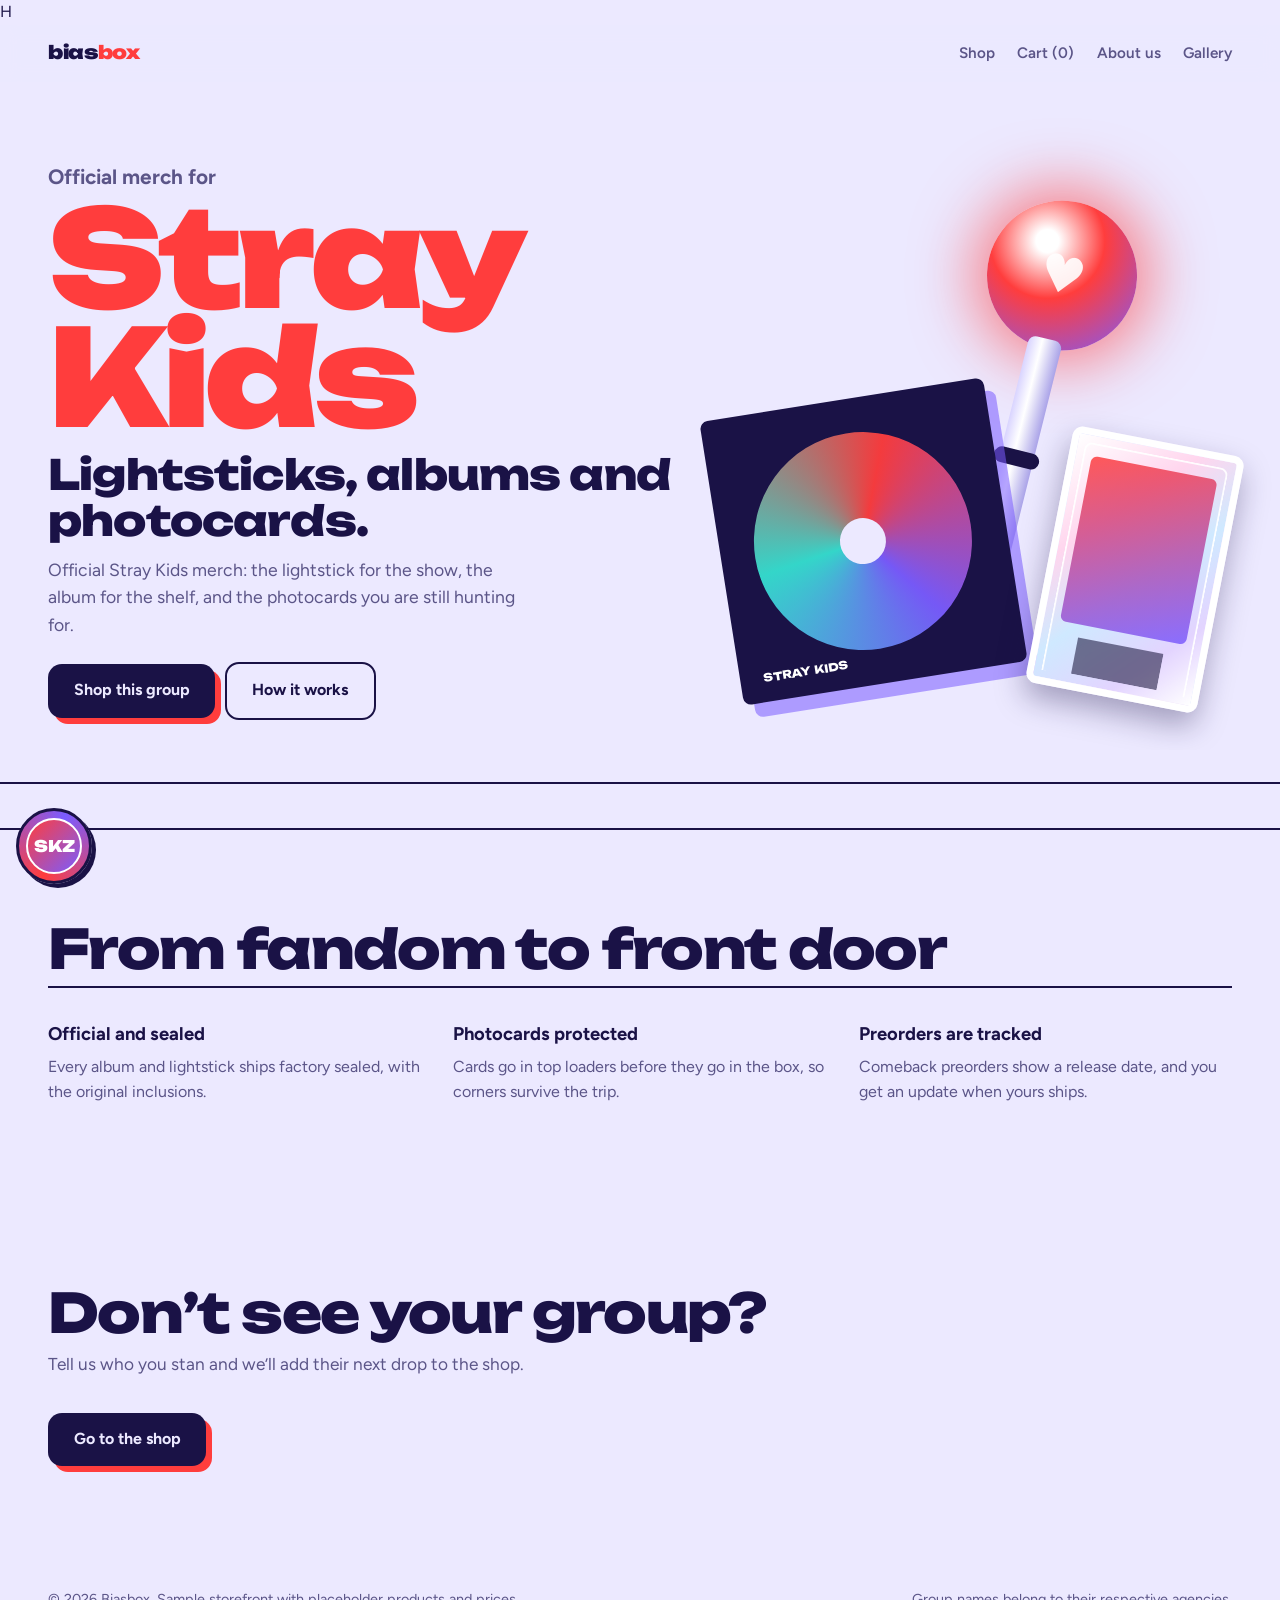
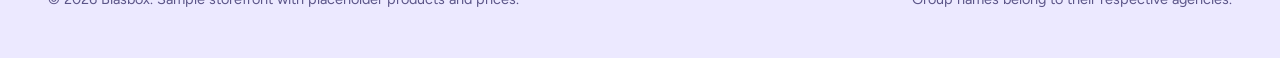
<file: index.html>
H<!DOCTYPE html>
<html lang="en">
<head>
<meta charset="utf-8">
<meta name="viewport" content="width=device-width, initial-scale=1, viewport-fit=cover">
<title>Biasbox – Official K-pop Merch</title>
<link rel="preconnect" href="https://fonts.googleapis.com">
<link href="https://fonts.googleapis.com/css2?family=Unbounded:wght@500;800;900&family=Figtree:wght@400;600;700&display=swap" rel="stylesheet">
<style>
:root{
  --bg:#ece9ff;--surface:#ffffff;--ink:#1a1246;--muted:#5b5588;--line:#cfc9f5;
  --accent:#ff3d9a;--accent2:#7a5cff;--on-accent:#fff;
  box-sizing:border-box;padding-top:env(safe-area-inset-top,0px);padding-bottom:env(safe-area-inset-bottom,0px);
}
@media (prefers-color-scheme:dark){:root:not([data-theme="light"]){--bg:#120d33;--surface:#1d1650;--ink:#f1eeff;--muted:#a9a2dd;--line:#352c7a}}
:root[data-theme="dark"]{--bg:#120d33;--surface:#1d1650;--ink:#f1eeff;--muted:#a9a2dd;--line:#352c7a}
*,*::before,*::after{box-sizing:border-box}
html{height:100%;scroll-padding-top:env(safe-area-inset-top,0px);scroll-behavior:smooth}
body{margin:0;min-height:100%;background:var(--bg);color:var(--ink);font-family:"Figtree",system-ui,-apple-system,"Segoe UI",sans-serif;line-height:1.55;overflow-x:hidden;transition:background .4s}
body::before{content:"";position:fixed;inset:0 0 auto;height:env(safe-area-inset-top,0px);background:var(--bg);z-index:30}
a{color:inherit}
:focus-visible{outline:3px solid var(--accent);outline-offset:3px}
.d{font-family:"Unbounded","Arial Black",system-ui,sans-serif}

header{position:sticky;top:env(safe-area-inset-top,0px);z-index:20;display:flex;align-items:center;justify-content:space-between;gap:1rem;padding:.9rem clamp(1rem,4vw,3rem);background:color-mix(in srgb,var(--bg) 85%,transparent);backdrop-filter:blur(10px)}
.logo{font-weight:900;font-size:1.15rem;text-decoration:none;letter-spacing:-.02em}
.logo i{font-style:normal;color:var(--accent)}
nav{display:flex;gap:1.4rem;font-weight:600;font-size:.95rem}
nav a{text-decoration:none;color:var(--muted)}nav a:hover{color:var(--ink)}
.cart{border:2px solid var(--ink);background:none;color:var(--ink);font:700 .9rem "Figtree",sans-serif;padding:.45rem 1rem;border-radius:99px;cursor:pointer}

/* HERO */
.hero{position:relative;padding:clamp(1.5rem,4vw,3rem) clamp(1rem,4vw,3rem) 0;overflow:hidden}
.pick{display:flex;flex-wrap:wrap;gap:.5rem;margin-bottom:1.4rem}
.pick button{font:700 .9rem "Figtree",sans-serif;border:2px solid var(--ink);background:transparent;color:var(--ink);padding:.4rem .95rem;border-radius:99px;cursor:pointer;transition:.2s}
.pick button[aria-pressed="true"]{background:var(--accent);border-color:var(--accent);color:var(--on-accent);transform:rotate(-2deg) scale(1.05)}
.stage{display:grid;grid-template-columns:1.25fr 1fr;gap:2rem;align-items:center;min-height:min(70vh,620px)}
.kicker{font-size:clamp(1rem,2vw,1.3rem);font-weight:700;margin:0 0 .4rem;color:var(--muted)}
.gname{font-weight:900;font-size:clamp(3rem,10.5vw,9rem);line-height:.88;letter-spacing:-.04em;margin:0;color:var(--accent);word-break:break-word;transition:color .3s}
.what{font-weight:800;font-size:clamp(1.3rem,3.4vw,2.6rem);line-height:1.1;letter-spacing:-.02em;margin:1rem 0 .8rem;max-width:18ch}
.sub{max-width:44ch;color:var(--muted);font-size:1.1rem;margin:0 0 1.5rem}
.cta{display:inline-block;background:var(--ink);color:var(--bg);font-weight:700;padding:.9rem 1.6rem;border-radius:14px;text-decoration:none;box-shadow:6px 6px 0 var(--accent);transition:transform .15s,box-shadow .15s}
.cta:hover{transform:translate(3px,3px);box-shadow:3px 3px 0 var(--accent)}
.cta+.cta{background:transparent;color:var(--ink);border:2px solid var(--ink);box-shadow:none;margin-left:.6rem}

/* CSS-drawn merch trio */
.trio{position:relative;height:min(62vh,520px);min-height:340px}
.stick{position:absolute;left:50%;top:2%;width:64px;height:92%;transform:translateX(-50%) rotate(14deg);transform-origin:50% 90%}
.stick .orb{position:absolute;top:0;left:50%;width:150px;height:150px;transform:translateX(-50%);border-radius:50%;background:radial-gradient(circle at 35% 30%,#fff 0 8%,var(--accent) 40%,var(--accent2) 100%);box-shadow:0 0 60px 14px color-mix(in srgb,var(--accent) 60%,transparent);animation:glow 3s ease-in-out infinite}
.stick .orb::after{content:"♥";position:absolute;inset:0;display:grid;place-items:center;color:#fff;font-size:3.2rem;opacity:.9}
.stick .rod{position:absolute;top:140px;bottom:0;left:50%;width:34px;transform:translateX(-50%);border-radius:10px 10px 22px 22px;background:linear-gradient(90deg,#d9d4ff,#fff 40%,#aaa3e8)}
.stick .rod::before{content:"";position:absolute;top:34%;left:-6px;right:-6px;height:16px;border-radius:8px;background:var(--ink)}
.album{position:absolute;left:0;bottom:3%;width:56%;aspect-ratio:1;background:var(--ink);border-radius:8px;transform:rotate(-9deg);box-shadow:10px 14px 0 color-mix(in srgb,var(--accent2) 55%,transparent);overflow:hidden;display:grid;place-items:center}
.album::before{content:"";position:absolute;inset:12% 12%;border-radius:50%;background:conic-gradient(from 20deg,var(--accent),var(--accent2),#35e0d0,var(--accent));opacity:.95}
.album::after{content:"";position:absolute;width:16%;aspect-ratio:1;border-radius:50%;background:var(--bg)}
.album span{position:absolute;left:8%;bottom:6%;z-index:2;color:#fff;font:800 .7rem "Unbounded",sans-serif}
.pc{position:absolute;right:2%;bottom:0;width:34%;aspect-ratio:2/3;border-radius:10px;background:linear-gradient(135deg,#fff 0,#ffd6ee 30%,#cfe9ff 55%,#e3d4ff 80%,#fff);border:7px solid #fff;transform:rotate(11deg);box-shadow:0 14px 30px rgba(26,18,70,.35);display:flex;align-items:flex-end;padding:.5rem;font:800 .65rem "Unbounded",sans-serif;color:#1a1246}
.pc::before{content:"";position:absolute;inset:8% 10% 24%;border-radius:6px;background:linear-gradient(160deg,var(--accent),var(--accent2));opacity:.85}
.pc b{position:relative}
@keyframes glow{50%{box-shadow:0 0 90px 28px color-mix(in srgb,var(--accent) 70%,transparent)}}
@media(prefers-reduced-motion:reduce){.stick .orb{animation:none}html{scroll-behavior:auto}*{transition:none!important}}

.ticker{margin-top:2rem;border-block:2px solid var(--ink);overflow:hidden;white-space:nowrap;font-weight:900;padding:.6rem 0}
.ticker div{display:inline-block;animation:tick 28s linear infinite;padding-left:100%}
@keyframes tick{to{transform:translateX(-100%)}}

section{padding:clamp(3rem,7vw,6rem) clamp(1rem,4vw,3rem)}
h2{font-weight:800;font-size:clamp(1.8rem,4.5vw,3.4rem);letter-spacing:-.03em;line-height:1.05;margin:0 0 .6rem;max-width:20ch}
.lead{color:var(--muted);max-width:50ch;margin:0 0 2.2rem;font-size:1.08rem}

/* shop */
[hidden]{display:none!important}
#shoptitle{font-weight:800;font-size:clamp(2rem,6vw,4.5rem);letter-spacing:-.035em;line-height:1;margin:0 0 .6rem;color:var(--accent)}
.grid{display:grid;grid-template-columns:repeat(auto-fill,minmax(250px,1fr));gap:1.4rem}
.card{background:var(--surface);border:2px solid var(--ink);border-radius:22px 22px 22px 4px;padding:1rem;display:flex;flex-direction:column;gap:.7rem}
.card:nth-child(even){border-radius:22px 4px 22px 22px}
.thumb{aspect-ratio:4/3;border-radius:14px;display:grid;place-items:center;font-size:3.4rem;background:linear-gradient(135deg,var(--c1),var(--c2))}
.card h3{margin:0;font-size:1.05rem;line-height:1.25}
.card .g{font-size:.9rem;color:var(--muted);margin:0}
.row{display:flex;justify-content:space-between;align-items:center;margin-top:auto}
.price{font-weight:900}
.add{border:0;background:var(--ink);color:var(--bg);font:700 .85rem "Figtree",sans-serif;padding:.5rem .9rem;border-radius:10px;cursor:pointer}
.add.done{background:var(--accent);color:#fff}

.how{display:grid;grid-template-columns:repeat(auto-fit,minmax(220px,1fr));gap:2rem;border-top:2px solid var(--ink);padding-top:2rem}
.how h3{margin:0 0 .4rem;font-size:1.15rem}.how p{margin:0;color:var(--muted)}

footer{padding:2rem clamp(1rem,4vw,3rem) 3rem;color:var(--muted);font-size:.9rem;display:flex;flex-wrap:wrap;justify-content:space-between;gap:1rem}

@media(max-width:820px){
  header{flex-wrap:wrap}nav{width:100%;order:3;overflow-x:auto;gap:1.1rem;padding-bottom:.2rem}
  .stage{grid-template-columns:1fr;min-height:0}
  .trio{height:360px}
  .cta+.cta{margin:.6rem 0 0}
}

[hidden]{display:none!important}
#shoptitle{font-weight:800;font-size:clamp(2rem,6vw,4.5rem);letter-spacing:-.035em;line-height:1;margin:0 0 .6rem;color:var(--accent)}
.navbtn{font:600 .95rem "Figtree",sans-serif;background:none;border:0;color:var(--muted);cursor:pointer;padding:0}.navbtn:hover{color:var(--ink)}
.thumb{overflow:hidden}
.gal{display:grid;grid-template-columns:repeat(auto-fill,minmax(200px,1fr));gap:1rem}
.gal figure{margin:0;position:relative;aspect-ratio:1;border-radius:18px;border:2px solid var(--ink);display:grid;place-items:center;font-size:3.6rem;overflow:hidden;background:linear-gradient(135deg,var(--c1),var(--c2))}
.gal figure:first-child{grid-column:span 2;aspect-ratio:2/1}
.gal figcaption{position:absolute;left:.6rem;bottom:.5rem;font:700 .8rem "Figtree",sans-serif;color:#1a1246;background:rgba(255,255,255,.85);padding:.15rem .6rem;border-radius:99px}
.gal img{width:100%;height:100%;object-fit:cover}
.about{max-width:60ch;font-size:1.1rem;color:var(--muted)}
.badge{position:fixed;left:max(1rem,env(safe-area-inset-left,0px));bottom:calc(1rem + env(safe-area-inset-bottom,0px));width:76px;height:76px;border-radius:50%;z-index:25;border:3px solid var(--ink);background:conic-gradient(from 200deg,var(--accent),var(--accent2),var(--accent));display:grid;place-items:center;text-decoration:none;box-shadow:4px 4px 0 var(--ink);transition:transform .2s}
.badge:hover{transform:rotate(-8deg) scale(1.06)}
.badge span{width:56px;height:56px;border-radius:50%;background:rgba(18,13,51,.55);color:#fff;display:grid;place-items:center;font:900 1rem "Unbounded",sans-serif}
.scrim{position:fixed;inset:0;background:rgba(26,18,70,.45);z-index:35}
.drawer{position:fixed;top:0;right:0;bottom:0;width:min(400px,100%);background:var(--surface);border-left:2px solid var(--ink);z-index:40;display:flex;flex-direction:column;padding:calc(1.2rem + env(safe-area-inset-top,0px)) 1.2rem calc(1.2rem + env(safe-area-inset-bottom,0px));transform:translateX(100%);visibility:hidden;transition:transform .3s,visibility .3s}
.drawer.open{transform:none;visibility:visible}
.dh{display:flex;justify-content:space-between;align-items:center}.dh h2{font-size:1.4rem;margin:0}
#lines{flex:1;overflow:auto;margin:1rem 0}
.line{display:grid;grid-template-columns:52px 1fr auto;gap:.7rem;align-items:center;padding:.6rem 0;border-bottom:1px solid var(--line)}
.lt{width:52px;height:52px;border-radius:12px;display:grid;place-items:center;font-size:1.6rem;background:linear-gradient(135deg,var(--c1),var(--c2));overflow:hidden}
.qty{display:flex;align-items:center;gap:.5rem;font-weight:700}
.qty button{width:28px;height:28px;border-radius:50%;border:2px solid var(--ink);background:none;color:var(--ink);cursor:pointer;font-weight:700}

section{scroll-margin-top:6rem}
#page-shop,#page-gallery,#page-about{min-height:70vh}
.thumb,.lt{position:relative}
.px{position:absolute;inset:0;width:100%;height:100%;object-fit:cover}
.lg{position:relative;overflow:hidden;display:grid;place-items:center;width:46px;height:46px;border-radius:50%;background:linear-gradient(135deg,var(--a),var(--b));color:#fff;font:900 .8rem "Unbounded","Arial Black",sans-serif;border:2px solid #fff}
.dock{position:fixed;left:max(1rem,env(safe-area-inset-left,0px));bottom:calc(1rem + env(safe-area-inset-bottom,0px));width:76px;height:76px;border-radius:50%;z-index:25;border:3px solid var(--ink);background:conic-gradient(from 200deg,var(--accent),var(--accent2),var(--accent));box-shadow:4px 4px 0 var(--ink);overflow:hidden;display:flex;flex-direction:column;justify-content:flex-end;align-items:center;transition:height .35s cubic-bezier(.3,1.3,.5,1),border-radius .3s}
.dock.open{height:calc(76px + var(--n)*60px + 12px);border-radius:20px;background:var(--surface)}
.dlist{display:flex;flex-direction:column;gap:8px;padding-top:12px;opacity:0;transition:opacity .2s}
.dock.open .dlist{opacity:1;transition-delay:.15s}
.dock:not(.open) .dlist{visibility:hidden}
.gb{border:0;background:none;padding:2px;border-radius:50%;cursor:pointer;line-height:0}
.gb[aria-pressed="true"]{outline:3px solid var(--accent);outline-offset:1px}
.dtog{flex:none;width:70px;height:70px;border:0;background:none;cursor:pointer;display:grid;place-items:center;color:var(--ink);font:900 1.4rem "Unbounded",sans-serif;padding:0}
.dtog .lg{width:56px;height:56px;font-size:1rem}
.pc .px{border-radius:4px}
.frm{position:absolute;inset:7px;border:2px solid rgba(255,255,255,.9);border-bottom:0;border-radius:8px 8px 0 0;pointer-events:none}
.nm{position:absolute;left:50%;bottom:9px;transform:translateX(-50%);text-align:center;white-space:nowrap;background:rgba(18,13,51,.55);backdrop-filter:blur(6px);-webkit-backdrop-filter:blur(6px);color:#fff;padding:.28rem .9rem;border-radius:99px;border:1px solid rgba(255,255,255,.65)}
.nm b{display:block;font:800 .72rem "Unbounded","Arial Black",sans-serif;line-height:1.2}
.nm small{display:block;font:600 .58rem "Figtree",system-ui,sans-serif;opacity:.85;letter-spacing:.02em}
</style>
</head>
<body>
<header>
  <a class="logo d" href="index.html">bias<i>box</i></a>
  <nav><a href="shop.html">Shop</a><button class="navbtn" id="cartbtn" type="button">Cart (<span id="cc">0</span>)</button><a href="about.html">About us</a><a href="gallery.html">Gallery</a></nav>
</header>
<main id="top">
<div class="hero">
  <div class="stage">
    <div>
      <p class="kicker">Official merch for</p>
      <h1 class="gname d" id="gname">Stray Kids</h1>
      <p class="what d" id="what">Lightsticks, albums and photocards.</p>
      <p class="sub" id="sub">Everything you need for the comeback: a lightstick that syncs to the concert, the new album, and the photocards you are hunting for.</p>
      <a class="cta" href="shop.html">Shop this group</a><a class="cta" href="#how">How it works</a>
    </div>
    <div class="trio" aria-hidden="true">
      <div class="stick"><div class="orb"></div><div class="rod"></div></div>
      <div class="album"><span id="alb">STRAY KIDS</span></div>
      <div class="pc" id="pcbox"></div>
    </div>
  </div>
</div>
<div class="ticker" aria-hidden="true"><div class="d">LIGHTSTICKS ✦ ALBUMS ✦ PHOTOCARDS ✦ HOODIES ✦ POSTERS ✦ KEYRINGS ✦ LIGHTSTICKS ✦ ALBUMS ✦ PHOTOCARDS ✦ HOODIES ✦ POSTERS ✦ KEYRINGS ✦</div></div>

<section id="how">
  <h2 class="d">From fandom to front door</h2>
  <div class="how">
    <div><h3>Official and sealed</h3><p>Every album and lightstick ships factory sealed, with the original inclusions.</p></div>
    <div><h3>Photocards protected</h3><p>Cards go in top loaders before they go in the box, so corners survive the trip.</p></div>
    <div><h3>Preorders are tracked</h3><p>Comeback preorders show a release date, and you get an update when yours ships.</p></div>
  </div>
</section>

<section id="groups">
  <h2 class="d">Don’t see your group?</h2>
  <p class="lead">Tell us who you stan and we’ll add their next drop to the shop.</p>
  <a class="cta" href="shop.html">Go to the shop</a>
</section>
</main>
<footer><span>© 2026 Biasbox. Sample storefront with placeholder products and prices.</span><span>Group names belong to their respective agencies.</span></footer>

<div class="scrim" id="scrim" hidden></div>
<aside class="drawer" id="drawer" aria-label="Cart">
  <div class="dh"><h2 class="d">Your cart</h2><button class="navbtn" id="close" type="button">Close</button></div>
  <div id="lines"></div>
  <div><div class="row"><b>Total</b><b class="d" id="total">$0</b></div>
  <button class="cta" id="checkout" type="button" style="border:0;cursor:pointer;width:100%;margin-top:.8rem">Checkout</button>
  <p class="g" id="note" style="color:var(--muted)"></p></div>
</aside>

<div class="dock" id="dock"><div class="dlist" id="list"></div><button class="dtog" id="tog" type="button" aria-label="Choose group" aria-expanded="false"></button></div>
<script>
const $=id=>document.getElementById(id)||document.createElement("div");
// IMAGES: paste links into logo_url and img_url (order: lightstick, album, photocards, hoodie, keyring, posters).
// Remote links load when this file runs on your own site or computer; the hosted preview blocks them and shows the fallback.
const U=["","","","","",""];
const groups=[
 {n:"Stray Kids",m:"SKZ",a:"#ff3d3d",b:"#7a5cff",pc:"Hyunjin",logo_url:"https://logos-world.net/wp-content/uploads/2020/12/Stray-Kids-Logo.png",img_url:["","","https://cdn.shopify.com/s/files/1/0469/3927/5428/files/Bildschirmfoto_2024-03-20_um_14.24.31.png?v=1710941116","","",""]},
 {n:"NewJeans",m:"NJ",a:"#2fa8ff",b:"#a06bff",pc:"Minji",logo_url:"https://i.redd.it/of59ep99b5de1.jpg",img_url:["","","https://i.pinimg.com/originals/7a/ef/55/7aef55941a5fe0a6ba4f36f3893c96c8.jpg","","",""]},
 {n:"SEVENTEEN",m:"SVT",a:"#ff7ac8",b:"#6fa8ff",pc:"Mingyu",logo_url:"https://preview.redd.it/seventeen-coming-soon-logo-teaser-images-v0-a82ek0x8zxp81.jpg?width=640&crop=smart&auto=webp&s=bd14804eaed1f3b84816cc94537c46fcef9bc377",img_url:["","","https://encrypted-tbn0.gstatic.com/images?q=tbn:ANd9GcTkcbh90YfHVDgYKobr4QDfwpPQRHlACsQ_Ks65dnH-3vbsbcG1Duf6MnFh&s=10","","",""]},
 {n:"aespa",m:"æ",a:"#b266ff",b:"#22d3c5",pc:"Karina",logo_url:"https://i.pinimg.com/736x/78/c0/31/78c031f5454a02a5d82500f94b28ccd5.jpg",img_url:["","","https://encrypted-tbn0.gstatic.com/images?q=tbn:ANd9GcSCFyoj1nnQDFZZ1K_yJYlcK9nqmHvfPIUGBo98ft9FcQNbXl0pFgh4EnA&s=10","","",""]},
 {n:"TWICE",m:"TW",a:"#ff6a3d",b:"#ff3d9a",pc:"Chaeyoung",logo_url:"https://i.etsystatic.com/33567402/r/il/456b92/3607450475/il_570xN.3607450475_4nci.jpg",img_url:["","","https://encrypted-tbn0.gstatic.com/images?q=tbn:ANd9GcQ3nhKHaMRtXTv7AEYhWMiirC1Q0ll_qotroT70kfqeIdkHtPq8f6NS5w&s=10","","",""]},
];
const items=[
 {t:"Official Lightstick",e:"🪄",p:39,c1:"#ffd6ee",c2:"#d6cbff"},
 {t:"Latest Album, Photobook Ver.",e:"💿",p:24,c1:"#cfe9ff",c2:"#e3d4ff"},
 {t:"Random Photocard Pack (5)",e:"🃏",p:9,c1:"#fff0b8",c2:"#ffd0e4"},
 {t:"Tour Hoodie",e:"🧥",p:58,c1:"#d3f7ee",c2:"#cfd8ff"},
 {t:"Acrylic Keyring",e:"🔑",p:12,c1:"#ffe0cf",c2:"#ffd0f0"},
 {t:"Poster Set (3)",e:"🖼️",p:16,c1:"#e0d6ff",c2:"#c9f1ff"}
];
const store={get(k,d){try{const v=JSON.parse(localStorage.getItem(k));return v==null?d:v}catch(e){return d}},set(k,v){try{localStorage.setItem(k,JSON.stringify(v))}catch(e){}}};
let cur=Math.min(groups.length-1,Math.max(0,+store.get("bb_g",0)||0));const cart=store.get("bb_cart",{});
const px=(u,alt)=>u?`<img class="px" src="${u}" alt="${alt}" loading="lazy" onerror="this.remove()">`:"";
const logo=g=>`<span class="lg" style="--a:${g.a};--b:${g.b}">${g.m}${px(g.logo_url,"")}</span>`;
function render(){
  const g=groups[cur],r=document.documentElement.style;
  r.setProperty("--accent",g.a);r.setProperty("--accent2",g.b);
  $("gname").textContent=g.n;
  $("sub").textContent="Official "+g.n+" merch: the lightstick for the show, the album for the shelf, and the photocards you are still hunting for.";
  $("alb").textContent=g.n.toUpperCase();$("pcbox").innerHTML=px(g.img_url[2],g.pc)+`<i class="frm"></i><div class="nm"><b>${g.pc}</b><small>${g.n}</small></div>`;
  $("shoptitle").textContent="Shop "+g.n;
  $("grid").innerHTML=items.map((it,i)=>`<article class="card"><div class="thumb" style="--c1:${it.c1};--c2:${it.c2}">${it.e}${px(g.img_url[i],it.t)}</div><h3>${it.t.replace("Latest Album",g.n+" Album")}</h3><p class="g">${g.n} official merch</p><div class="row"><span class="price d">$${it.p}</span><button class="add" data-i="${i}">Add to cart</button></div></article>`).join("");
  $("gal").innerHTML=items.map((it,i)=>`<figure style="--c1:${it.c1};--c2:${it.c2}">${it.e}${px(g.img_url[i],it.t)}<figcaption>${g.n} ${it.t.split(",")[0]}</figcaption></figure>`).join("");
  $("list").innerHTML=groups.map((x,i)=>`<button type="button" class="gb" data-i="${i}" title="${x.n}" aria-label="${x.n}" aria-pressed="${i===cur}">${logo(x)}</button>`).join("");
  dockUI();
}
const dockOpen=()=>$("dock").classList.contains("open");
function dockUI(){$("tog").innerHTML=dockOpen()?"✕":logo(groups[cur]);$("tog").setAttribute("aria-expanded",dockOpen())}
$("dock").style.setProperty("--n",groups.length);
$("tog").addEventListener("click",()=>{$("dock").classList.toggle("open");dockUI()});
$("list").addEventListener("click",e=>{const b=e.target.closest(".gb");if(!b)return;cur=+b.dataset.i;store.set("bb_g",cur);$("dock").classList.remove("open");render()});

function drawCart(){
  store.set("bb_cart",cart);
  const ls=Object.entries(cart);
  $("cc").textContent=ls.reduce((s,[,l])=>s+l.q,0);
  $("total").textContent="$"+ls.reduce((s,[,l])=>s+l.q*l.p,0);
  $("lines").innerHTML=ls.length?ls.map(([k,l])=>`<div class="line"><div class="lt" style="--c1:${l.c1};--c2:${l.c2}">${l.e}${px(groups[l.gi].img_url[l.i],"")}</div><div><b>${l.t.split(",")[0]}</b><br><small>${l.g}, $${l.p}</small></div><div class="qty"><button data-k="${k}" data-d="-1" aria-label="Remove one">−</button>${l.q}<button data-k="${k}" data-d="1" aria-label="Add one">+</button></div></div>`).join(""):`<p class="lead">Your cart is empty. Add something from the shop.</p>`;
}
const openCart=o=>{$("drawer").classList.toggle("open",o);$("scrim").hidden=!o};
$("grid").addEventListener("click",e=>{
  const b=e.target.closest(".add");if(!b)return;
  const i=+b.dataset.i,k=cur+"-"+i;
  cart[k]=cart[k]||{...items[i],i,gi:cur,g:groups[cur].n,q:0};cart[k].q++;drawCart();
  b.textContent="Added";b.classList.add("done");setTimeout(()=>{b.textContent="Add to cart";b.classList.remove("done")},1200);
});
$("lines").addEventListener("click",e=>{const b=e.target.closest("button");if(!b)return;const l=cart[b.dataset.k];l.q+=+b.dataset.d;if(l.q<=0)delete cart[b.dataset.k];drawCart()});
$("cartbtn").addEventListener("click",()=>openCart(true));
$("close").addEventListener("click",()=>openCart(false));
$("scrim").addEventListener("click",()=>openCart(false));
addEventListener("keydown",e=>{if(e.key==="Escape"){openCart(false);$("dock").classList.remove("open");dockUI()}});
$("checkout").addEventListener("click",()=>{$("note").textContent="Checkout isn’t connected in this sample store."});

render();drawCart();
</script>
</body>
</html>
</file>
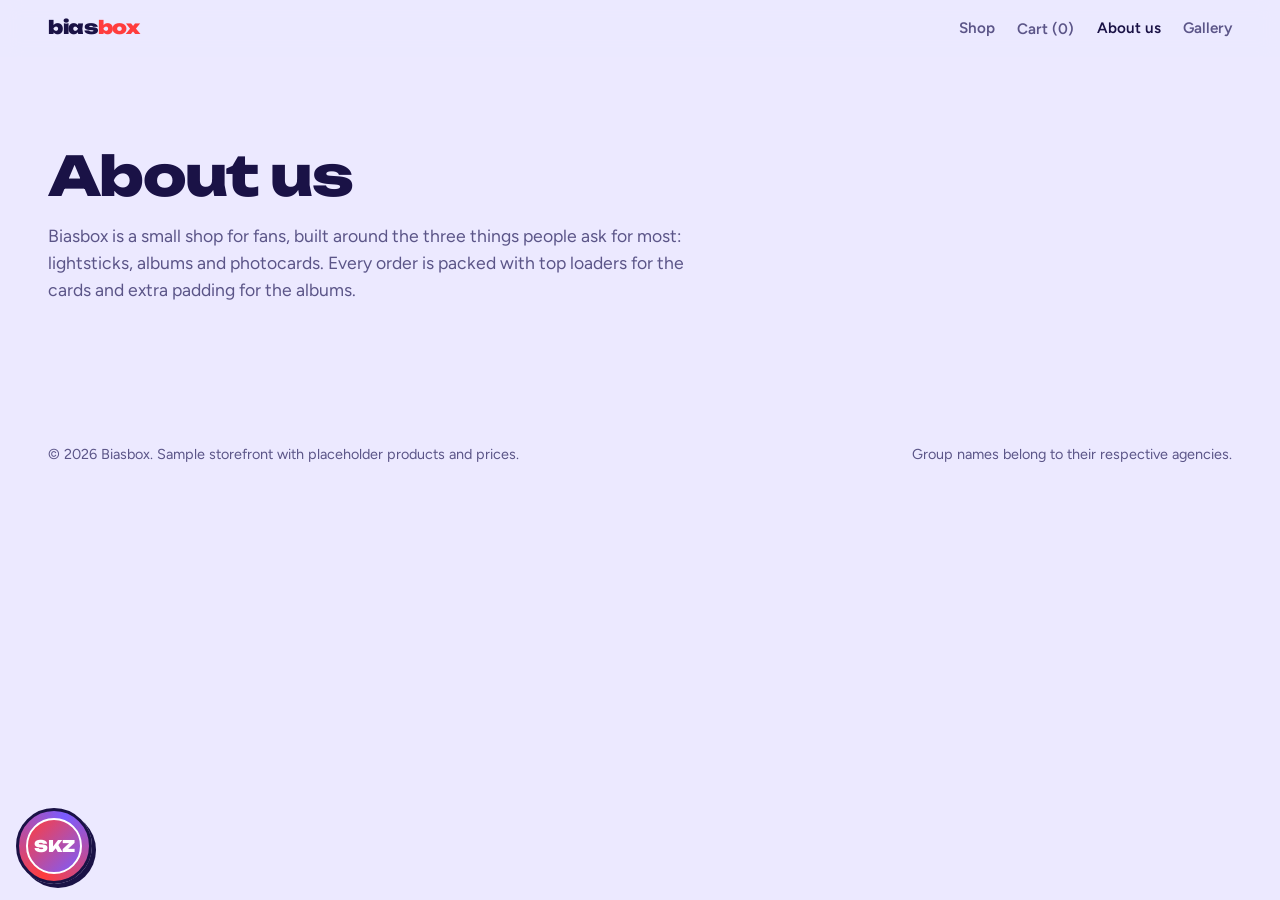
<file: about.html>
<!DOCTYPE html>
<html lang="en">
<head>
<meta charset="utf-8">
<meta name="viewport" content="width=device-width, initial-scale=1, viewport-fit=cover">
<title>About us – Biasbox</title>
<link rel="preconnect" href="https://fonts.googleapis.com">
<link href="https://fonts.googleapis.com/css2?family=Unbounded:wght@500;800;900&family=Figtree:wght@400;600;700&display=swap" rel="stylesheet">
<style>
:root{
  --bg:#ece9ff;--surface:#ffffff;--ink:#1a1246;--muted:#5b5588;--line:#cfc9f5;
  --accent:#ff3d9a;--accent2:#7a5cff;--on-accent:#fff;
  box-sizing:border-box;padding-top:env(safe-area-inset-top,0px);padding-bottom:env(safe-area-inset-bottom,0px);
}
@media (prefers-color-scheme:dark){:root:not([data-theme="light"]){--bg:#120d33;--surface:#1d1650;--ink:#f1eeff;--muted:#a9a2dd;--line:#352c7a}}
:root[data-theme="dark"]{--bg:#120d33;--surface:#1d1650;--ink:#f1eeff;--muted:#a9a2dd;--line:#352c7a}
*,*::before,*::after{box-sizing:border-box}
html{height:100%;scroll-padding-top:env(safe-area-inset-top,0px);scroll-behavior:smooth}
body{margin:0;min-height:100%;background:var(--bg);color:var(--ink);font-family:"Figtree",system-ui,-apple-system,"Segoe UI",sans-serif;line-height:1.55;overflow-x:hidden;transition:background .4s}
body::before{content:"";position:fixed;inset:0 0 auto;height:env(safe-area-inset-top,0px);background:var(--bg);z-index:30}
a{color:inherit}
:focus-visible{outline:3px solid var(--accent);outline-offset:3px}
.d{font-family:"Unbounded","Arial Black",system-ui,sans-serif}

header{position:sticky;top:env(safe-area-inset-top,0px);z-index:20;display:flex;align-items:center;justify-content:space-between;gap:1rem;padding:.9rem clamp(1rem,4vw,3rem);background:color-mix(in srgb,var(--bg) 85%,transparent);backdrop-filter:blur(10px)}
.logo{font-weight:900;font-size:1.15rem;text-decoration:none;letter-spacing:-.02em}
.logo i{font-style:normal;color:var(--accent)}
nav{display:flex;gap:1.4rem;font-weight:600;font-size:.95rem}
nav a{text-decoration:none;color:var(--muted)}nav a:hover{color:var(--ink)}
.cart{border:2px solid var(--ink);background:none;color:var(--ink);font:700 .9rem "Figtree",sans-serif;padding:.45rem 1rem;border-radius:99px;cursor:pointer}

/* HERO */
.hero{position:relative;padding:clamp(1.5rem,4vw,3rem) clamp(1rem,4vw,3rem) 0;overflow:hidden}
.pick{display:flex;flex-wrap:wrap;gap:.5rem;margin-bottom:1.4rem}
.pick button{font:700 .9rem "Figtree",sans-serif;border:2px solid var(--ink);background:transparent;color:var(--ink);padding:.4rem .95rem;border-radius:99px;cursor:pointer;transition:.2s}
.pick button[aria-pressed="true"]{background:var(--accent);border-color:var(--accent);color:var(--on-accent);transform:rotate(-2deg) scale(1.05)}
.stage{display:grid;grid-template-columns:1.25fr 1fr;gap:2rem;align-items:center;min-height:min(70vh,620px)}
.kicker{font-size:clamp(1rem,2vw,1.3rem);font-weight:700;margin:0 0 .4rem;color:var(--muted)}
.gname{font-weight:900;font-size:clamp(3rem,10.5vw,9rem);line-height:.88;letter-spacing:-.04em;margin:0;color:var(--accent);word-break:break-word;transition:color .3s}
.what{font-weight:800;font-size:clamp(1.3rem,3.4vw,2.6rem);line-height:1.1;letter-spacing:-.02em;margin:1rem 0 .8rem;max-width:18ch}
.sub{max-width:44ch;color:var(--muted);font-size:1.1rem;margin:0 0 1.5rem}
.cta{display:inline-block;background:var(--ink);color:var(--bg);font-weight:700;padding:.9rem 1.6rem;border-radius:14px;text-decoration:none;box-shadow:6px 6px 0 var(--accent);transition:transform .15s,box-shadow .15s}
.cta:hover{transform:translate(3px,3px);box-shadow:3px 3px 0 var(--accent)}
.cta+.cta{background:transparent;color:var(--ink);border:2px solid var(--ink);box-shadow:none;margin-left:.6rem}

/* CSS-drawn merch trio */
.trio{position:relative;height:min(62vh,520px);min-height:340px}
.stick{position:absolute;left:50%;top:2%;width:64px;height:92%;transform:translateX(-50%) rotate(14deg);transform-origin:50% 90%}
.stick .orb{position:absolute;top:0;left:50%;width:150px;height:150px;transform:translateX(-50%);border-radius:50%;background:radial-gradient(circle at 35% 30%,#fff 0 8%,var(--accent) 40%,var(--accent2) 100%);box-shadow:0 0 60px 14px color-mix(in srgb,var(--accent) 60%,transparent);animation:glow 3s ease-in-out infinite}
.stick .orb::after{content:"♥";position:absolute;inset:0;display:grid;place-items:center;color:#fff;font-size:3.2rem;opacity:.9}
.stick .rod{position:absolute;top:140px;bottom:0;left:50%;width:34px;transform:translateX(-50%);border-radius:10px 10px 22px 22px;background:linear-gradient(90deg,#d9d4ff,#fff 40%,#aaa3e8)}
.stick .rod::before{content:"";position:absolute;top:34%;left:-6px;right:-6px;height:16px;border-radius:8px;background:var(--ink)}
.album{position:absolute;left:0;bottom:3%;width:56%;aspect-ratio:1;background:var(--ink);border-radius:8px;transform:rotate(-9deg);box-shadow:10px 14px 0 color-mix(in srgb,var(--accent2) 55%,transparent);overflow:hidden;display:grid;place-items:center}
.album::before{content:"";position:absolute;inset:12% 12%;border-radius:50%;background:conic-gradient(from 20deg,var(--accent),var(--accent2),#35e0d0,var(--accent));opacity:.95}
.album::after{content:"";position:absolute;width:16%;aspect-ratio:1;border-radius:50%;background:var(--bg)}
.album span{position:absolute;left:8%;bottom:6%;z-index:2;color:#fff;font:800 .7rem "Unbounded",sans-serif}
.pc{position:absolute;right:2%;bottom:0;width:34%;aspect-ratio:2/3;border-radius:10px;background:linear-gradient(135deg,#fff 0,#ffd6ee 30%,#cfe9ff 55%,#e3d4ff 80%,#fff);border:7px solid #fff;transform:rotate(11deg);box-shadow:0 14px 30px rgba(26,18,70,.35);display:flex;align-items:flex-end;padding:.5rem;font:800 .65rem "Unbounded",sans-serif;color:#1a1246}
.pc::before{content:"";position:absolute;inset:8% 10% 24%;border-radius:6px;background:linear-gradient(160deg,var(--accent),var(--accent2));opacity:.85}
.pc b{position:relative}
@keyframes glow{50%{box-shadow:0 0 90px 28px color-mix(in srgb,var(--accent) 70%,transparent)}}
@media(prefers-reduced-motion:reduce){.stick .orb{animation:none}html{scroll-behavior:auto}*{transition:none!important}}

.ticker{margin-top:2rem;border-block:2px solid var(--ink);overflow:hidden;white-space:nowrap;font-weight:900;padding:.6rem 0}
.ticker div{display:inline-block;animation:tick 28s linear infinite;padding-left:100%}
@keyframes tick{to{transform:translateX(-100%)}}

section{padding:clamp(3rem,7vw,6rem) clamp(1rem,4vw,3rem)}
h2{font-weight:800;font-size:clamp(1.8rem,4.5vw,3.4rem);letter-spacing:-.03em;line-height:1.05;margin:0 0 .6rem;max-width:20ch}
.lead{color:var(--muted);max-width:50ch;margin:0 0 2.2rem;font-size:1.08rem}

/* shop */
[hidden]{display:none!important}
#shoptitle{font-weight:800;font-size:clamp(2rem,6vw,4.5rem);letter-spacing:-.035em;line-height:1;margin:0 0 .6rem;color:var(--accent)}
.grid{display:grid;grid-template-columns:repeat(auto-fill,minmax(250px,1fr));gap:1.4rem}
.card{background:var(--surface);border:2px solid var(--ink);border-radius:22px 22px 22px 4px;padding:1rem;display:flex;flex-direction:column;gap:.7rem}
.card:nth-child(even){border-radius:22px 4px 22px 22px}
.thumb{aspect-ratio:4/3;border-radius:14px;display:grid;place-items:center;font-size:3.4rem;background:linear-gradient(135deg,var(--c1),var(--c2))}
.card h3{margin:0;font-size:1.05rem;line-height:1.25}
.card .g{font-size:.9rem;color:var(--muted);margin:0}
.row{display:flex;justify-content:space-between;align-items:center;margin-top:auto}
.price{font-weight:900}
.add{border:0;background:var(--ink);color:var(--bg);font:700 .85rem "Figtree",sans-serif;padding:.5rem .9rem;border-radius:10px;cursor:pointer}
.add.done{background:var(--accent);color:#fff}

.how{display:grid;grid-template-columns:repeat(auto-fit,minmax(220px,1fr));gap:2rem;border-top:2px solid var(--ink);padding-top:2rem}
.how h3{margin:0 0 .4rem;font-size:1.15rem}.how p{margin:0;color:var(--muted)}

footer{padding:2rem clamp(1rem,4vw,3rem) 3rem;color:var(--muted);font-size:.9rem;display:flex;flex-wrap:wrap;justify-content:space-between;gap:1rem}

@media(max-width:820px){
  header{flex-wrap:wrap}nav{width:100%;order:3;overflow-x:auto;gap:1.1rem;padding-bottom:.2rem}
  .stage{grid-template-columns:1fr;min-height:0}
  .trio{height:360px}
  .cta+.cta{margin:.6rem 0 0}
}

[hidden]{display:none!important}
#shoptitle{font-weight:800;font-size:clamp(2rem,6vw,4.5rem);letter-spacing:-.035em;line-height:1;margin:0 0 .6rem;color:var(--accent)}
.navbtn{font:600 .95rem "Figtree",sans-serif;background:none;border:0;color:var(--muted);cursor:pointer;padding:0}.navbtn:hover{color:var(--ink)}
.thumb{overflow:hidden}
.gal{display:grid;grid-template-columns:repeat(auto-fill,minmax(200px,1fr));gap:1rem}
.gal figure{margin:0;position:relative;aspect-ratio:1;border-radius:18px;border:2px solid var(--ink);display:grid;place-items:center;font-size:3.6rem;overflow:hidden;background:linear-gradient(135deg,var(--c1),var(--c2))}
.gal figure:first-child{grid-column:span 2;aspect-ratio:2/1}
.gal figcaption{position:absolute;left:.6rem;bottom:.5rem;font:700 .8rem "Figtree",sans-serif;color:#1a1246;background:rgba(255,255,255,.85);padding:.15rem .6rem;border-radius:99px}
.gal img{width:100%;height:100%;object-fit:cover}
.about{max-width:60ch;font-size:1.1rem;color:var(--muted)}
.badge{position:fixed;left:max(1rem,env(safe-area-inset-left,0px));bottom:calc(1rem + env(safe-area-inset-bottom,0px));width:76px;height:76px;border-radius:50%;z-index:25;border:3px solid var(--ink);background:conic-gradient(from 200deg,var(--accent),var(--accent2),var(--accent));display:grid;place-items:center;text-decoration:none;box-shadow:4px 4px 0 var(--ink);transition:transform .2s}
.badge:hover{transform:rotate(-8deg) scale(1.06)}
.badge span{width:56px;height:56px;border-radius:50%;background:rgba(18,13,51,.55);color:#fff;display:grid;place-items:center;font:900 1rem "Unbounded",sans-serif}
.scrim{position:fixed;inset:0;background:rgba(26,18,70,.45);z-index:35}
.drawer{position:fixed;top:0;right:0;bottom:0;width:min(400px,100%);background:var(--surface);border-left:2px solid var(--ink);z-index:40;display:flex;flex-direction:column;padding:calc(1.2rem + env(safe-area-inset-top,0px)) 1.2rem calc(1.2rem + env(safe-area-inset-bottom,0px));transform:translateX(100%);visibility:hidden;transition:transform .3s,visibility .3s}
.drawer.open{transform:none;visibility:visible}
.dh{display:flex;justify-content:space-between;align-items:center}.dh h2{font-size:1.4rem;margin:0}
#lines{flex:1;overflow:auto;margin:1rem 0}
.line{display:grid;grid-template-columns:52px 1fr auto;gap:.7rem;align-items:center;padding:.6rem 0;border-bottom:1px solid var(--line)}
.lt{width:52px;height:52px;border-radius:12px;display:grid;place-items:center;font-size:1.6rem;background:linear-gradient(135deg,var(--c1),var(--c2));overflow:hidden}
.qty{display:flex;align-items:center;gap:.5rem;font-weight:700}
.qty button{width:28px;height:28px;border-radius:50%;border:2px solid var(--ink);background:none;color:var(--ink);cursor:pointer;font-weight:700}

section{scroll-margin-top:6rem}
#page-shop,#page-gallery,#page-about{min-height:70vh}
.thumb,.lt{position:relative}
.px{position:absolute;inset:0;width:100%;height:100%;object-fit:cover}
.lg{position:relative;overflow:hidden;display:grid;place-items:center;width:46px;height:46px;border-radius:50%;background:linear-gradient(135deg,var(--a),var(--b));color:#fff;font:900 .8rem "Unbounded","Arial Black",sans-serif;border:2px solid #fff}
.dock{position:fixed;left:max(1rem,env(safe-area-inset-left,0px));bottom:calc(1rem + env(safe-area-inset-bottom,0px));width:76px;height:76px;border-radius:50%;z-index:25;border:3px solid var(--ink);background:conic-gradient(from 200deg,var(--accent),var(--accent2),var(--accent));box-shadow:4px 4px 0 var(--ink);overflow:hidden;display:flex;flex-direction:column;justify-content:flex-end;align-items:center;transition:height .35s cubic-bezier(.3,1.3,.5,1),border-radius .3s}
.dock.open{height:calc(76px + var(--n)*60px + 12px);border-radius:20px;background:var(--surface)}
.dlist{display:flex;flex-direction:column;gap:8px;padding-top:12px;opacity:0;transition:opacity .2s}
.dock.open .dlist{opacity:1;transition-delay:.15s}
.dock:not(.open) .dlist{visibility:hidden}
.gb{border:0;background:none;padding:2px;border-radius:50%;cursor:pointer;line-height:0}
.gb[aria-pressed="true"]{outline:3px solid var(--accent);outline-offset:1px}
.dtog{flex:none;width:70px;height:70px;border:0;background:none;cursor:pointer;display:grid;place-items:center;color:var(--ink);font:900 1.4rem "Unbounded",sans-serif;padding:0}
.dtog .lg{width:56px;height:56px;font-size:1rem}
</style>
</head>
<body>
<header>
  <a class="logo d" href="index.html">bias<i>box</i></a>
  <nav><a href="shop.html">Shop</a><button class="navbtn" id="cartbtn" type="button">Cart (<span id="cc">0</span>)</button><a style="color:var(--ink)" href="about.html">About us</a><a href="gallery.html">Gallery</a></nav>
</header>
<main id="top">
<section id="about">
  <h2 class="d">About us</h2>
  <p class="about">Biasbox is a small shop for fans, built around the three things people ask for most: lightsticks, albums and photocards. Every order is packed with top loaders for the cards and extra padding for the albums.</p>
</section>
</main>
<footer><span>© 2026 Biasbox. Sample storefront with placeholder products and prices.</span><span>Group names belong to their respective agencies.</span></footer>

<div class="scrim" id="scrim" hidden></div>
<aside class="drawer" id="drawer" aria-label="Cart">
  <div class="dh"><h2 class="d">Your cart</h2><button class="navbtn" id="close" type="button">Close</button></div>
  <div id="lines"></div>
  <div><div class="row"><b>Total</b><b class="d" id="total">$0</b></div>
  <button class="cta" id="checkout" type="button" style="border:0;cursor:pointer;width:100%;margin-top:.8rem">Checkout</button>
  <p class="g" id="note" style="color:var(--muted)"></p></div>
</aside>

<div class="dock" id="dock"><div class="dlist" id="list"></div><button class="dtog" id="tog" type="button" aria-label="Choose group" aria-expanded="false"></button></div>
<script>
const $=id=>document.getElementById(id)||document.createElement("div");
// IMAGES: paste links into logo_url and img_url (order: lightstick, album, photocards, hoodie, keyring, posters).
// Remote links load when this file runs on your own site or computer; the hosted preview blocks them and shows the fallback.
const U=["","","","","",""];
const groups=[
 {n:"Stray Kids",m:"SKZ",a:"#ff3d3d",b:"#7a5cff",pc:"Hyunjin",logo_url:"",img_url:[...U]},
 {n:"NewJeans",m:"NJ",a:"#2fa8ff",b:"#a06bff",pc:"Haerin",logo_url:"",img_url:[...U]},
 {n:"SEVENTEEN",m:"SVT",a:"#ff7ac8",b:"#6fa8ff",pc:"Mingyu",logo_url:"",img_url:[...U]},
 {n:"aespa",m:"æ",a:"#b266ff",b:"#22d3c5",pc:"Karina",logo_url:"",img_url:[...U]},
 {n:"TWICE",m:"TW",a:"#ff6a3d",b:"#ff3d9a",pc:"Nayeon",logo_url:"",img_url:[...U]}
];
const items=[
 {t:"Official Lightstick",e:"🪄",p:39,c1:"#ffd6ee",c2:"#d6cbff"},
 {t:"Latest Album, Photobook Ver.",e:"💿",p:24,c1:"#cfe9ff",c2:"#e3d4ff"},
 {t:"Random Photocard Pack (5)",e:"🃏",p:9,c1:"#fff0b8",c2:"#ffd0e4"},
 {t:"Tour Hoodie",e:"🧥",p:58,c1:"#d3f7ee",c2:"#cfd8ff"},
 {t:"Acrylic Keyring",e:"🔑",p:12,c1:"#ffe0cf",c2:"#ffd0f0"},
 {t:"Poster Set (3)",e:"🖼️",p:16,c1:"#e0d6ff",c2:"#c9f1ff"}
];
const store={get(k,d){try{const v=JSON.parse(localStorage.getItem(k));return v==null?d:v}catch(e){return d}},set(k,v){try{localStorage.setItem(k,JSON.stringify(v))}catch(e){}}};
let cur=Math.min(groups.length-1,Math.max(0,+store.get("bb_g",0)||0));const cart=store.get("bb_cart",{});
const px=(u,alt)=>u?`<img class="px" src="${u}" alt="${alt}" loading="lazy" onerror="this.remove()">`:"";
const logo=g=>`<span class="lg" style="--a:${g.a};--b:${g.b}">${g.m}${px(g.logo_url,"")}</span>`;
function render(){
  const g=groups[cur],r=document.documentElement.style;
  r.setProperty("--accent",g.a);r.setProperty("--accent2",g.b);
  $("gname").textContent=g.n;
  $("sub").textContent="Official "+g.n+" merch: the lightstick for the show, the album for the shelf, and the photocards you are still hunting for.";
  $("alb").textContent=g.n.toUpperCase();$("pcn").textContent=g.pc;
  $("shoptitle").textContent="Shop "+g.n;
  $("grid").innerHTML=items.map((it,i)=>`<article class="card"><div class="thumb" style="--c1:${it.c1};--c2:${it.c2}">${it.e}${px(g.img_url[i],it.t)}</div><h3>${it.t.replace("Latest Album",g.n+" Album")}</h3><p class="g">${g.n} official merch</p><div class="row"><span class="price d">$${it.p}</span><button class="add" data-i="${i}">Add to cart</button></div></article>`).join("");
  $("gal").innerHTML=items.map((it,i)=>`<figure style="--c1:${it.c1};--c2:${it.c2}">${it.e}${px(g.img_url[i],it.t)}<figcaption>${g.n} ${it.t.split(",")[0]}</figcaption></figure>`).join("");
  $("list").innerHTML=groups.map((x,i)=>`<button type="button" class="gb" data-i="${i}" title="${x.n}" aria-label="${x.n}" aria-pressed="${i===cur}">${logo(x)}</button>`).join("");
  dockUI();
}
const dockOpen=()=>$("dock").classList.contains("open");
function dockUI(){$("tog").innerHTML=dockOpen()?"✕":logo(groups[cur]);$("tog").setAttribute("aria-expanded",dockOpen())}
$("dock").style.setProperty("--n",groups.length);
$("tog").addEventListener("click",()=>{$("dock").classList.toggle("open");dockUI()});
$("list").addEventListener("click",e=>{const b=e.target.closest(".gb");if(!b)return;cur=+b.dataset.i;store.set("bb_g",cur);$("dock").classList.remove("open");render()});

function drawCart(){
  store.set("bb_cart",cart);
  const ls=Object.entries(cart);
  $("cc").textContent=ls.reduce((s,[,l])=>s+l.q,0);
  $("total").textContent="$"+ls.reduce((s,[,l])=>s+l.q*l.p,0);
  $("lines").innerHTML=ls.length?ls.map(([k,l])=>`<div class="line"><div class="lt" style="--c1:${l.c1};--c2:${l.c2}">${l.e}${px(groups[l.gi].img_url[l.i],"")}</div><div><b>${l.t.split(",")[0]}</b><br><small>${l.g}, $${l.p}</small></div><div class="qty"><button data-k="${k}" data-d="-1" aria-label="Remove one">−</button>${l.q}<button data-k="${k}" data-d="1" aria-label="Add one">+</button></div></div>`).join(""):`<p class="lead">Your cart is empty. Add something from the shop.</p>`;
}
const openCart=o=>{$("drawer").classList.toggle("open",o);$("scrim").hidden=!o};
$("grid").addEventListener("click",e=>{
  const b=e.target.closest(".add");if(!b)return;
  const i=+b.dataset.i,k=cur+"-"+i;
  cart[k]=cart[k]||{...items[i],i,gi:cur,g:groups[cur].n,q:0};cart[k].q++;drawCart();
  b.textContent="Added";b.classList.add("done");setTimeout(()=>{b.textContent="Add to cart";b.classList.remove("done")},1200);
});
$("lines").addEventListener("click",e=>{const b=e.target.closest("button");if(!b)return;const l=cart[b.dataset.k];l.q+=+b.dataset.d;if(l.q<=0)delete cart[b.dataset.k];drawCart()});
$("cartbtn").addEventListener("click",()=>openCart(true));
$("close").addEventListener("click",()=>openCart(false));
$("scrim").addEventListener("click",()=>openCart(false));
addEventListener("keydown",e=>{if(e.key==="Escape"){openCart(false);$("dock").classList.remove("open");dockUI()}});
$("checkout").addEventListener("click",()=>{$("note").textContent="Checkout isn’t connected in this sample store."});

render();drawCart();
</script>
</body>
</html>
</file>
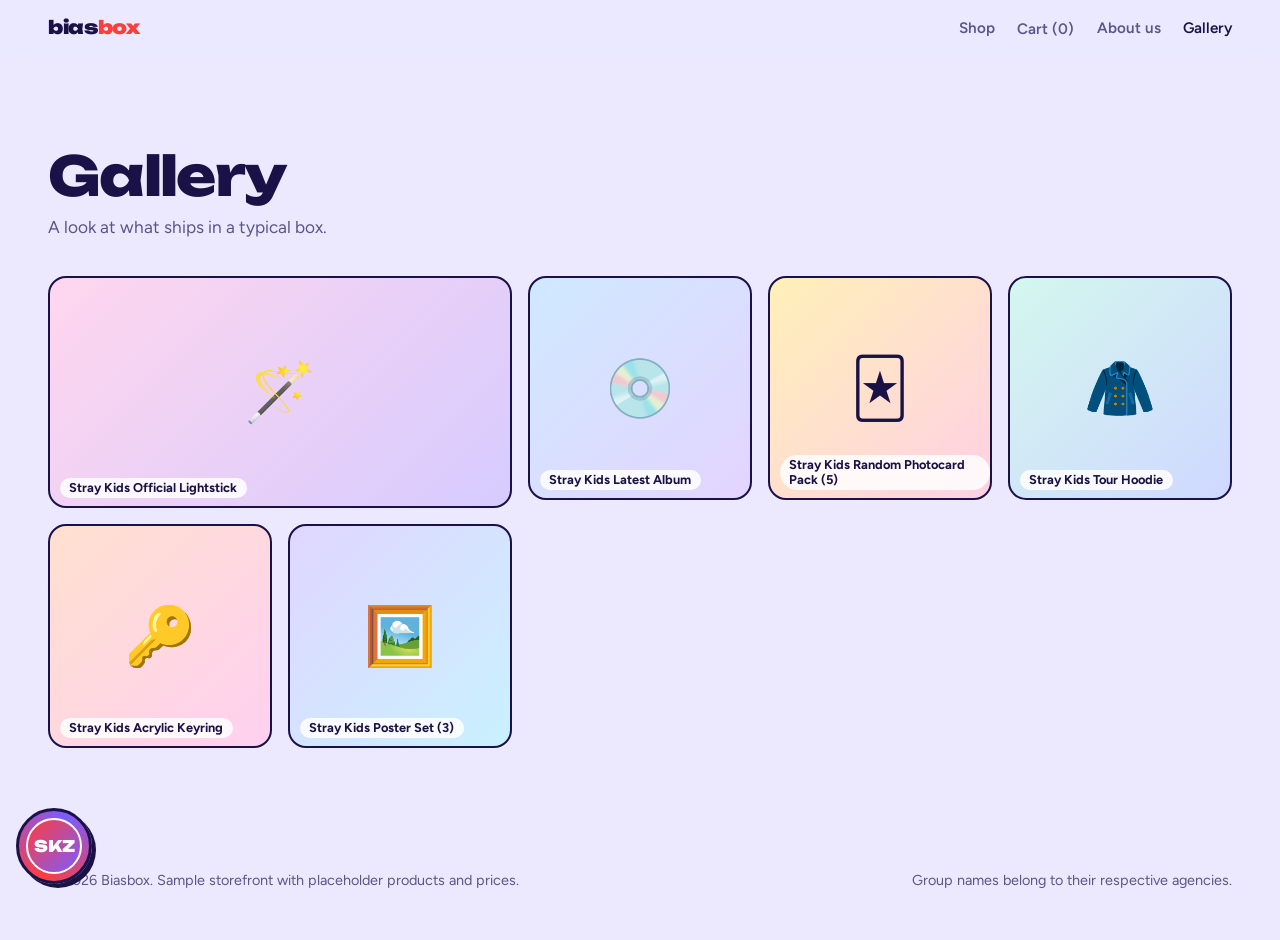
<file: gallery.html>
<!DOCTYPE html>
<html lang="en">
<head>
<meta charset="utf-8">
<meta name="viewport" content="width=device-width, initial-scale=1, viewport-fit=cover">
<title>Gallery – Biasbox</title>
<link rel="preconnect" href="https://fonts.googleapis.com">
<link href="https://fonts.googleapis.com/css2?family=Unbounded:wght@500;800;900&family=Figtree:wght@400;600;700&display=swap" rel="stylesheet">
<style>
:root{
  --bg:#ece9ff;--surface:#ffffff;--ink:#1a1246;--muted:#5b5588;--line:#cfc9f5;
  --accent:#ff3d9a;--accent2:#7a5cff;--on-accent:#fff;
  box-sizing:border-box;padding-top:env(safe-area-inset-top,0px);padding-bottom:env(safe-area-inset-bottom,0px);
}
@media (prefers-color-scheme:dark){:root:not([data-theme="light"]){--bg:#120d33;--surface:#1d1650;--ink:#f1eeff;--muted:#a9a2dd;--line:#352c7a}}
:root[data-theme="dark"]{--bg:#120d33;--surface:#1d1650;--ink:#f1eeff;--muted:#a9a2dd;--line:#352c7a}
*,*::before,*::after{box-sizing:border-box}
html{height:100%;scroll-padding-top:env(safe-area-inset-top,0px);scroll-behavior:smooth}
body{margin:0;min-height:100%;background:var(--bg);color:var(--ink);font-family:"Figtree",system-ui,-apple-system,"Segoe UI",sans-serif;line-height:1.55;overflow-x:hidden;transition:background .4s}
body::before{content:"";position:fixed;inset:0 0 auto;height:env(safe-area-inset-top,0px);background:var(--bg);z-index:30}
a{color:inherit}
:focus-visible{outline:3px solid var(--accent);outline-offset:3px}
.d{font-family:"Unbounded","Arial Black",system-ui,sans-serif}

header{position:sticky;top:env(safe-area-inset-top,0px);z-index:20;display:flex;align-items:center;justify-content:space-between;gap:1rem;padding:.9rem clamp(1rem,4vw,3rem);background:color-mix(in srgb,var(--bg) 85%,transparent);backdrop-filter:blur(10px)}
.logo{font-weight:900;font-size:1.15rem;text-decoration:none;letter-spacing:-.02em}
.logo i{font-style:normal;color:var(--accent)}
nav{display:flex;gap:1.4rem;font-weight:600;font-size:.95rem}
nav a{text-decoration:none;color:var(--muted)}nav a:hover{color:var(--ink)}
.cart{border:2px solid var(--ink);background:none;color:var(--ink);font:700 .9rem "Figtree",sans-serif;padding:.45rem 1rem;border-radius:99px;cursor:pointer}

/* HERO */
.hero{position:relative;padding:clamp(1.5rem,4vw,3rem) clamp(1rem,4vw,3rem) 0;overflow:hidden}
.pick{display:flex;flex-wrap:wrap;gap:.5rem;margin-bottom:1.4rem}
.pick button{font:700 .9rem "Figtree",sans-serif;border:2px solid var(--ink);background:transparent;color:var(--ink);padding:.4rem .95rem;border-radius:99px;cursor:pointer;transition:.2s}
.pick button[aria-pressed="true"]{background:var(--accent);border-color:var(--accent);color:var(--on-accent);transform:rotate(-2deg) scale(1.05)}
.stage{display:grid;grid-template-columns:1.25fr 1fr;gap:2rem;align-items:center;min-height:min(70vh,620px)}
.kicker{font-size:clamp(1rem,2vw,1.3rem);font-weight:700;margin:0 0 .4rem;color:var(--muted)}
.gname{font-weight:900;font-size:clamp(3rem,10.5vw,9rem);line-height:.88;letter-spacing:-.04em;margin:0;color:var(--accent);word-break:break-word;transition:color .3s}
.what{font-weight:800;font-size:clamp(1.3rem,3.4vw,2.6rem);line-height:1.1;letter-spacing:-.02em;margin:1rem 0 .8rem;max-width:18ch}
.sub{max-width:44ch;color:var(--muted);font-size:1.1rem;margin:0 0 1.5rem}
.cta{display:inline-block;background:var(--ink);color:var(--bg);font-weight:700;padding:.9rem 1.6rem;border-radius:14px;text-decoration:none;box-shadow:6px 6px 0 var(--accent);transition:transform .15s,box-shadow .15s}
.cta:hover{transform:translate(3px,3px);box-shadow:3px 3px 0 var(--accent)}
.cta+.cta{background:transparent;color:var(--ink);border:2px solid var(--ink);box-shadow:none;margin-left:.6rem}

/* CSS-drawn merch trio */
.trio{position:relative;height:min(62vh,520px);min-height:340px}
.stick{position:absolute;left:50%;top:2%;width:64px;height:92%;transform:translateX(-50%) rotate(14deg);transform-origin:50% 90%}
.stick .orb{position:absolute;top:0;left:50%;width:150px;height:150px;transform:translateX(-50%);border-radius:50%;background:radial-gradient(circle at 35% 30%,#fff 0 8%,var(--accent) 40%,var(--accent2) 100%);box-shadow:0 0 60px 14px color-mix(in srgb,var(--accent) 60%,transparent);animation:glow 3s ease-in-out infinite}
.stick .orb::after{content:"♥";position:absolute;inset:0;display:grid;place-items:center;color:#fff;font-size:3.2rem;opacity:.9}
.stick .rod{position:absolute;top:140px;bottom:0;left:50%;width:34px;transform:translateX(-50%);border-radius:10px 10px 22px 22px;background:linear-gradient(90deg,#d9d4ff,#fff 40%,#aaa3e8)}
.stick .rod::before{content:"";position:absolute;top:34%;left:-6px;right:-6px;height:16px;border-radius:8px;background:var(--ink)}
.album{position:absolute;left:0;bottom:3%;width:56%;aspect-ratio:1;background:var(--ink);border-radius:8px;transform:rotate(-9deg);box-shadow:10px 14px 0 color-mix(in srgb,var(--accent2) 55%,transparent);overflow:hidden;display:grid;place-items:center}
.album::before{content:"";position:absolute;inset:12% 12%;border-radius:50%;background:conic-gradient(from 20deg,var(--accent),var(--accent2),#35e0d0,var(--accent));opacity:.95}
.album::after{content:"";position:absolute;width:16%;aspect-ratio:1;border-radius:50%;background:var(--bg)}
.album span{position:absolute;left:8%;bottom:6%;z-index:2;color:#fff;font:800 .7rem "Unbounded",sans-serif}
.pc{position:absolute;right:2%;bottom:0;width:34%;aspect-ratio:2/3;border-radius:10px;background:linear-gradient(135deg,#fff 0,#ffd6ee 30%,#cfe9ff 55%,#e3d4ff 80%,#fff);border:7px solid #fff;transform:rotate(11deg);box-shadow:0 14px 30px rgba(26,18,70,.35);display:flex;align-items:flex-end;padding:.5rem;font:800 .65rem "Unbounded",sans-serif;color:#1a1246}
.pc::before{content:"";position:absolute;inset:8% 10% 24%;border-radius:6px;background:linear-gradient(160deg,var(--accent),var(--accent2));opacity:.85}
.pc b{position:relative}
@keyframes glow{50%{box-shadow:0 0 90px 28px color-mix(in srgb,var(--accent) 70%,transparent)}}
@media(prefers-reduced-motion:reduce){.stick .orb{animation:none}html{scroll-behavior:auto}*{transition:none!important}}

.ticker{margin-top:2rem;border-block:2px solid var(--ink);overflow:hidden;white-space:nowrap;font-weight:900;padding:.6rem 0}
.ticker div{display:inline-block;animation:tick 28s linear infinite;padding-left:100%}
@keyframes tick{to{transform:translateX(-100%)}}

section{padding:clamp(3rem,7vw,6rem) clamp(1rem,4vw,3rem)}
h2{font-weight:800;font-size:clamp(1.8rem,4.5vw,3.4rem);letter-spacing:-.03em;line-height:1.05;margin:0 0 .6rem;max-width:20ch}
.lead{color:var(--muted);max-width:50ch;margin:0 0 2.2rem;font-size:1.08rem}

/* shop */
[hidden]{display:none!important}
#shoptitle{font-weight:800;font-size:clamp(2rem,6vw,4.5rem);letter-spacing:-.035em;line-height:1;margin:0 0 .6rem;color:var(--accent)}
.grid{display:grid;grid-template-columns:repeat(auto-fill,minmax(250px,1fr));gap:1.4rem}
.card{background:var(--surface);border:2px solid var(--ink);border-radius:22px 22px 22px 4px;padding:1rem;display:flex;flex-direction:column;gap:.7rem}
.card:nth-child(even){border-radius:22px 4px 22px 22px}
.thumb{aspect-ratio:4/3;border-radius:14px;display:grid;place-items:center;font-size:3.4rem;background:linear-gradient(135deg,var(--c1),var(--c2))}
.card h3{margin:0;font-size:1.05rem;line-height:1.25}
.card .g{font-size:.9rem;color:var(--muted);margin:0}
.row{display:flex;justify-content:space-between;align-items:center;margin-top:auto}
.price{font-weight:900}
.add{border:0;background:var(--ink);color:var(--bg);font:700 .85rem "Figtree",sans-serif;padding:.5rem .9rem;border-radius:10px;cursor:pointer}
.add.done{background:var(--accent);color:#fff}

.how{display:grid;grid-template-columns:repeat(auto-fit,minmax(220px,1fr));gap:2rem;border-top:2px solid var(--ink);padding-top:2rem}
.how h3{margin:0 0 .4rem;font-size:1.15rem}.how p{margin:0;color:var(--muted)}

footer{padding:2rem clamp(1rem,4vw,3rem) 3rem;color:var(--muted);font-size:.9rem;display:flex;flex-wrap:wrap;justify-content:space-between;gap:1rem}

@media(max-width:820px){
  header{flex-wrap:wrap}nav{width:100%;order:3;overflow-x:auto;gap:1.1rem;padding-bottom:.2rem}
  .stage{grid-template-columns:1fr;min-height:0}
  .trio{height:360px}
  .cta+.cta{margin:.6rem 0 0}
}

[hidden]{display:none!important}
#shoptitle{font-weight:800;font-size:clamp(2rem,6vw,4.5rem);letter-spacing:-.035em;line-height:1;margin:0 0 .6rem;color:var(--accent)}
.navbtn{font:600 .95rem "Figtree",sans-serif;background:none;border:0;color:var(--muted);cursor:pointer;padding:0}.navbtn:hover{color:var(--ink)}
.thumb{overflow:hidden}
.gal{display:grid;grid-template-columns:repeat(auto-fill,minmax(200px,1fr));gap:1rem}
.gal figure{margin:0;position:relative;aspect-ratio:1;border-radius:18px;border:2px solid var(--ink);display:grid;place-items:center;font-size:3.6rem;overflow:hidden;background:linear-gradient(135deg,var(--c1),var(--c2))}
.gal figure:first-child{grid-column:span 2;aspect-ratio:2/1}
.gal figcaption{position:absolute;left:.6rem;bottom:.5rem;font:700 .8rem "Figtree",sans-serif;color:#1a1246;background:rgba(255,255,255,.85);padding:.15rem .6rem;border-radius:99px}
.gal img{width:100%;height:100%;object-fit:cover}
.about{max-width:60ch;font-size:1.1rem;color:var(--muted)}
.badge{position:fixed;left:max(1rem,env(safe-area-inset-left,0px));bottom:calc(1rem + env(safe-area-inset-bottom,0px));width:76px;height:76px;border-radius:50%;z-index:25;border:3px solid var(--ink);background:conic-gradient(from 200deg,var(--accent),var(--accent2),var(--accent));display:grid;place-items:center;text-decoration:none;box-shadow:4px 4px 0 var(--ink);transition:transform .2s}
.badge:hover{transform:rotate(-8deg) scale(1.06)}
.badge span{width:56px;height:56px;border-radius:50%;background:rgba(18,13,51,.55);color:#fff;display:grid;place-items:center;font:900 1rem "Unbounded",sans-serif}
.scrim{position:fixed;inset:0;background:rgba(26,18,70,.45);z-index:35}
.drawer{position:fixed;top:0;right:0;bottom:0;width:min(400px,100%);background:var(--surface);border-left:2px solid var(--ink);z-index:40;display:flex;flex-direction:column;padding:calc(1.2rem + env(safe-area-inset-top,0px)) 1.2rem calc(1.2rem + env(safe-area-inset-bottom,0px));transform:translateX(100%);visibility:hidden;transition:transform .3s,visibility .3s}
.drawer.open{transform:none;visibility:visible}
.dh{display:flex;justify-content:space-between;align-items:center}.dh h2{font-size:1.4rem;margin:0}
#lines{flex:1;overflow:auto;margin:1rem 0}
.line{display:grid;grid-template-columns:52px 1fr auto;gap:.7rem;align-items:center;padding:.6rem 0;border-bottom:1px solid var(--line)}
.lt{width:52px;height:52px;border-radius:12px;display:grid;place-items:center;font-size:1.6rem;background:linear-gradient(135deg,var(--c1),var(--c2));overflow:hidden}
.qty{display:flex;align-items:center;gap:.5rem;font-weight:700}
.qty button{width:28px;height:28px;border-radius:50%;border:2px solid var(--ink);background:none;color:var(--ink);cursor:pointer;font-weight:700}

section{scroll-margin-top:6rem}
#page-shop,#page-gallery,#page-about{min-height:70vh}
.thumb,.lt{position:relative}
.px{position:absolute;inset:0;width:100%;height:100%;object-fit:cover}
.lg{position:relative;overflow:hidden;display:grid;place-items:center;width:46px;height:46px;border-radius:50%;background:linear-gradient(135deg,var(--a),var(--b));color:#fff;font:900 .8rem "Unbounded","Arial Black",sans-serif;border:2px solid #fff}
.dock{position:fixed;left:max(1rem,env(safe-area-inset-left,0px));bottom:calc(1rem + env(safe-area-inset-bottom,0px));width:76px;height:76px;border-radius:50%;z-index:25;border:3px solid var(--ink);background:conic-gradient(from 200deg,var(--accent),var(--accent2),var(--accent));box-shadow:4px 4px 0 var(--ink);overflow:hidden;display:flex;flex-direction:column;justify-content:flex-end;align-items:center;transition:height .35s cubic-bezier(.3,1.3,.5,1),border-radius .3s}
.dock.open{height:calc(76px + var(--n)*60px + 12px);border-radius:20px;background:var(--surface)}
.dlist{display:flex;flex-direction:column;gap:8px;padding-top:12px;opacity:0;transition:opacity .2s}
.dock.open .dlist{opacity:1;transition-delay:.15s}
.dock:not(.open) .dlist{visibility:hidden}
.gb{border:0;background:none;padding:2px;border-radius:50%;cursor:pointer;line-height:0}
.gb[aria-pressed="true"]{outline:3px solid var(--accent);outline-offset:1px}
.dtog{flex:none;width:70px;height:70px;border:0;background:none;cursor:pointer;display:grid;place-items:center;color:var(--ink);font:900 1.4rem "Unbounded",sans-serif;padding:0}
.dtog .lg{width:56px;height:56px;font-size:1rem}
</style>
</head>
<body>
<header>
  <a class="logo d" href="index.html">bias<i>box</i></a>
  <nav><a href="shop.html">Shop</a><button class="navbtn" id="cartbtn" type="button">Cart (<span id="cc">0</span>)</button><a href="about.html">About us</a><a style="color:var(--ink)" href="gallery.html">Gallery</a></nav>
</header>
<main id="top">
<section id="gallery">
  <h2 class="d">Gallery</h2>
  <p class="lead">A look at what ships in a typical box.</p>
  <div class="gal" id="gal"></div>
</section>
</main>
<footer><span>© 2026 Biasbox. Sample storefront with placeholder products and prices.</span><span>Group names belong to their respective agencies.</span></footer>

<div class="scrim" id="scrim" hidden></div>
<aside class="drawer" id="drawer" aria-label="Cart">
  <div class="dh"><h2 class="d">Your cart</h2><button class="navbtn" id="close" type="button">Close</button></div>
  <div id="lines"></div>
  <div><div class="row"><b>Total</b><b class="d" id="total">$0</b></div>
  <button class="cta" id="checkout" type="button" style="border:0;cursor:pointer;width:100%;margin-top:.8rem">Checkout</button>
  <p class="g" id="note" style="color:var(--muted)"></p></div>
</aside>

<div class="dock" id="dock"><div class="dlist" id="list"></div><button class="dtog" id="tog" type="button" aria-label="Choose group" aria-expanded="false"></button></div>
<script>
const $=id=>document.getElementById(id)||document.createElement("div");
// IMAGES: paste links into logo_url and img_url (order: lightstick, album, photocards, hoodie, keyring, posters).
// Remote links load when this file runs on your own site or computer; the hosted preview blocks them and shows the fallback.
const U=["","","","","",""];
const groups=[
 {n:"Stray Kids",m:"SKZ",a:"#ff3d3d",b:"#7a5cff",pc:"Hyunjin",logo_url:"",img_url:[...U]},
 {n:"NewJeans",m:"NJ",a:"#2fa8ff",b:"#a06bff",pc:"Haerin",logo_url:"",img_url:[...U]},
 {n:"SEVENTEEN",m:"SVT",a:"#ff7ac8",b:"#6fa8ff",pc:"Mingyu",logo_url:"",img_url:[...U]},
 {n:"aespa",m:"æ",a:"#b266ff",b:"#22d3c5",pc:"Karina",logo_url:"",img_url:[...U]},
 {n:"TWICE",m:"TW",a:"#ff6a3d",b:"#ff3d9a",pc:"Nayeon",logo_url:"",img_url:[...U]}
];
const items=[
 {t:"Official Lightstick",e:"🪄",p:39,c1:"#ffd6ee",c2:"#d6cbff"},
 {t:"Latest Album, Photobook Ver.",e:"💿",p:24,c1:"#cfe9ff",c2:"#e3d4ff"},
 {t:"Random Photocard Pack (5)",e:"🃏",p:9,c1:"#fff0b8",c2:"#ffd0e4"},
 {t:"Tour Hoodie",e:"🧥",p:58,c1:"#d3f7ee",c2:"#cfd8ff"},
 {t:"Acrylic Keyring",e:"🔑",p:12,c1:"#ffe0cf",c2:"#ffd0f0"},
 {t:"Poster Set (3)",e:"🖼️",p:16,c1:"#e0d6ff",c2:"#c9f1ff"}
];
const store={get(k,d){try{const v=JSON.parse(localStorage.getItem(k));return v==null?d:v}catch(e){return d}},set(k,v){try{localStorage.setItem(k,JSON.stringify(v))}catch(e){}}};
let cur=Math.min(groups.length-1,Math.max(0,+store.get("bb_g",0)||0));const cart=store.get("bb_cart",{});
const px=(u,alt)=>u?`<img class="px" src="${u}" alt="${alt}" loading="lazy" onerror="this.remove()">`:"";
const logo=g=>`<span class="lg" style="--a:${g.a};--b:${g.b}">${g.m}${px(g.logo_url,"")}</span>`;
function render(){
  const g=groups[cur],r=document.documentElement.style;
  r.setProperty("--accent",g.a);r.setProperty("--accent2",g.b);
  $("gname").textContent=g.n;
  $("sub").textContent="Official "+g.n+" merch: the lightstick for the show, the album for the shelf, and the photocards you are still hunting for.";
  $("alb").textContent=g.n.toUpperCase();$("pcn").textContent=g.pc;
  $("shoptitle").textContent="Shop "+g.n;
  $("grid").innerHTML=items.map((it,i)=>`<article class="card"><div class="thumb" style="--c1:${it.c1};--c2:${it.c2}">${it.e}${px(g.img_url[i],it.t)}</div><h3>${it.t.replace("Latest Album",g.n+" Album")}</h3><p class="g">${g.n} official merch</p><div class="row"><span class="price d">$${it.p}</span><button class="add" data-i="${i}">Add to cart</button></div></article>`).join("");
  $("gal").innerHTML=items.map((it,i)=>`<figure style="--c1:${it.c1};--c2:${it.c2}">${it.e}${px(g.img_url[i],it.t)}<figcaption>${g.n} ${it.t.split(",")[0]}</figcaption></figure>`).join("");
  $("list").innerHTML=groups.map((x,i)=>`<button type="button" class="gb" data-i="${i}" title="${x.n}" aria-label="${x.n}" aria-pressed="${i===cur}">${logo(x)}</button>`).join("");
  dockUI();
}
const dockOpen=()=>$("dock").classList.contains("open");
function dockUI(){$("tog").innerHTML=dockOpen()?"✕":logo(groups[cur]);$("tog").setAttribute("aria-expanded",dockOpen())}
$("dock").style.setProperty("--n",groups.length);
$("tog").addEventListener("click",()=>{$("dock").classList.toggle("open");dockUI()});
$("list").addEventListener("click",e=>{const b=e.target.closest(".gb");if(!b)return;cur=+b.dataset.i;store.set("bb_g",cur);$("dock").classList.remove("open");render()});

function drawCart(){
  store.set("bb_cart",cart);
  const ls=Object.entries(cart);
  $("cc").textContent=ls.reduce((s,[,l])=>s+l.q,0);
  $("total").textContent="$"+ls.reduce((s,[,l])=>s+l.q*l.p,0);
  $("lines").innerHTML=ls.length?ls.map(([k,l])=>`<div class="line"><div class="lt" style="--c1:${l.c1};--c2:${l.c2}">${l.e}${px(groups[l.gi].img_url[l.i],"")}</div><div><b>${l.t.split(",")[0]}</b><br><small>${l.g}, $${l.p}</small></div><div class="qty"><button data-k="${k}" data-d="-1" aria-label="Remove one">−</button>${l.q}<button data-k="${k}" data-d="1" aria-label="Add one">+</button></div></div>`).join(""):`<p class="lead">Your cart is empty. Add something from the shop.</p>`;
}
const openCart=o=>{$("drawer").classList.toggle("open",o);$("scrim").hidden=!o};
$("grid").addEventListener("click",e=>{
  const b=e.target.closest(".add");if(!b)return;
  const i=+b.dataset.i,k=cur+"-"+i;
  cart[k]=cart[k]||{...items[i],i,gi:cur,g:groups[cur].n,q:0};cart[k].q++;drawCart();
  b.textContent="Added";b.classList.add("done");setTimeout(()=>{b.textContent="Add to cart";b.classList.remove("done")},1200);
});
$("lines").addEventListener("click",e=>{const b=e.target.closest("button");if(!b)return;const l=cart[b.dataset.k];l.q+=+b.dataset.d;if(l.q<=0)delete cart[b.dataset.k];drawCart()});
$("cartbtn").addEventListener("click",()=>openCart(true));
$("close").addEventListener("click",()=>openCart(false));
$("scrim").addEventListener("click",()=>openCart(false));
addEventListener("keydown",e=>{if(e.key==="Escape"){openCart(false);$("dock").classList.remove("open");dockUI()}});
$("checkout").addEventListener("click",()=>{$("note").textContent="Checkout isn’t connected in this sample store."});

render();drawCart();
</script>
</body>
</html>
</file>
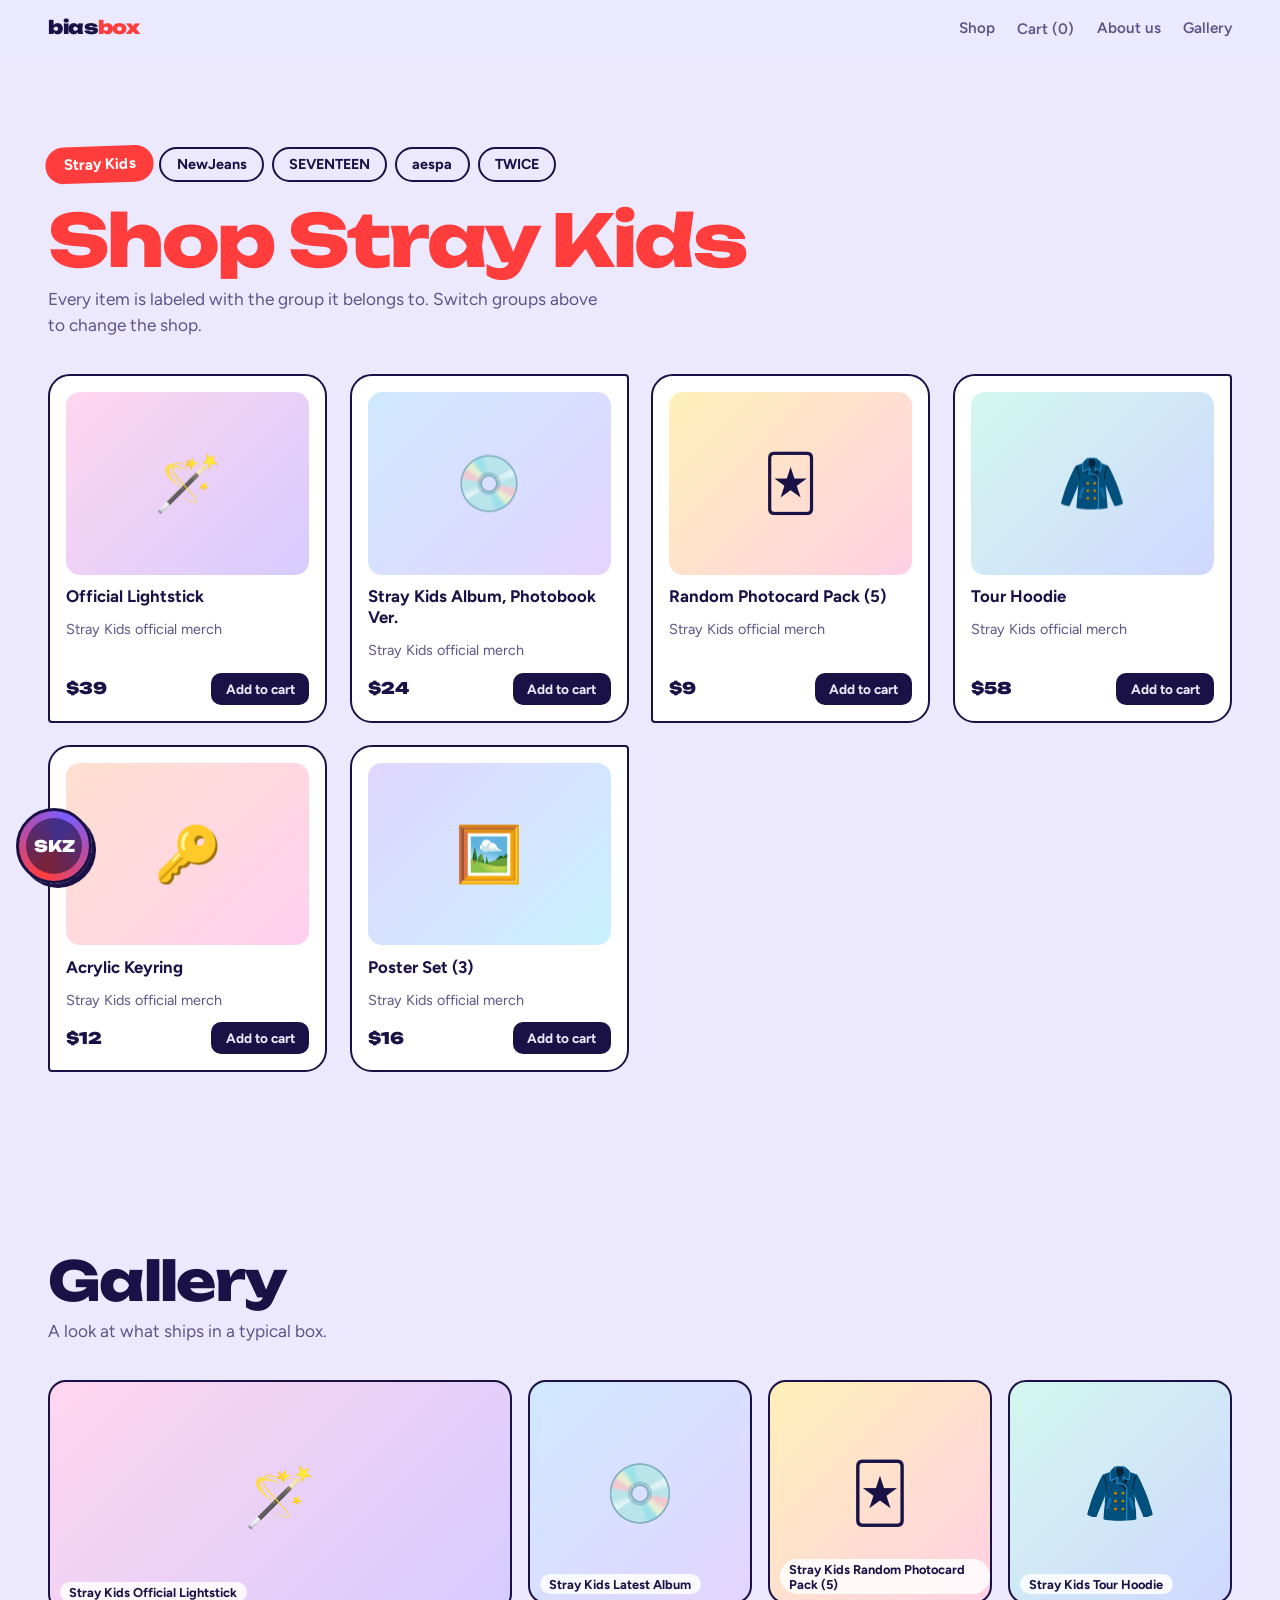
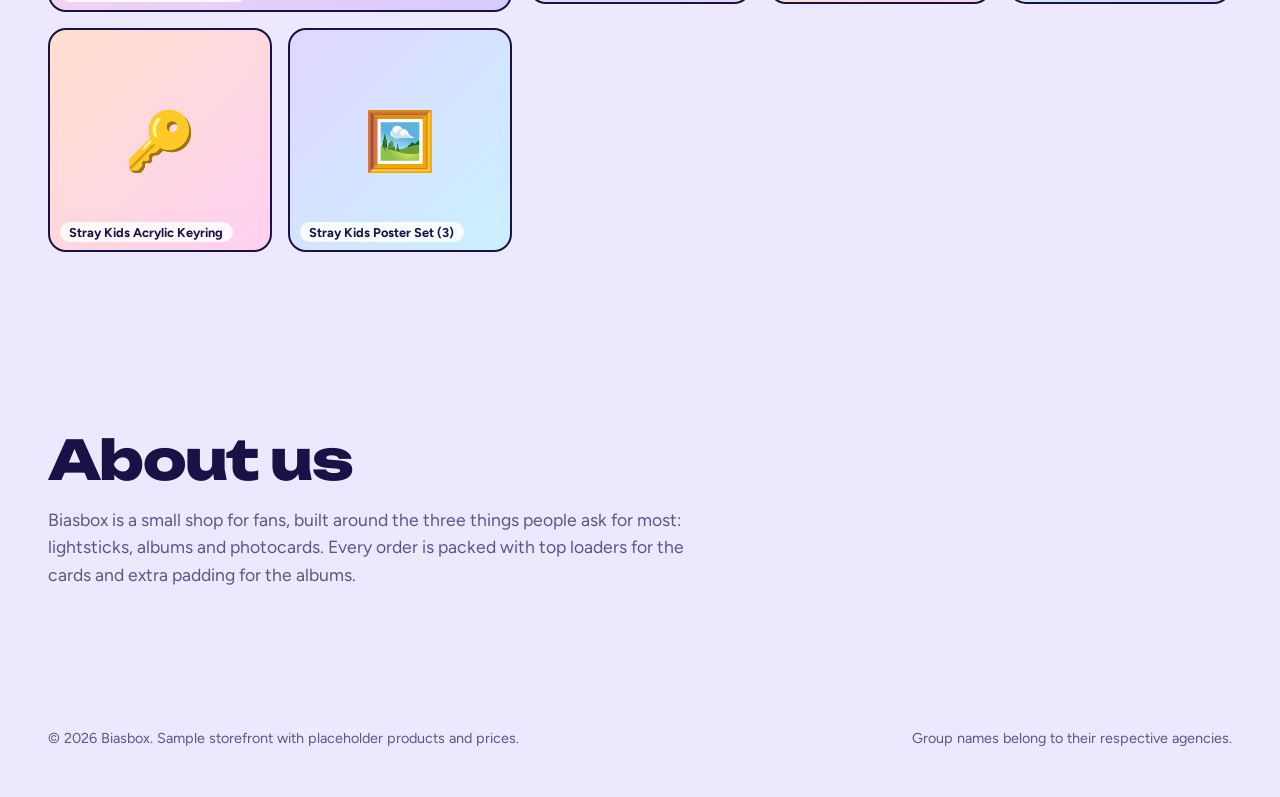
<file: how.html>
<!DOCTYPE html>
<html lang="en">
<head>
<meta charset="utf-8">
<meta name="viewport" content="width=device-width, initial-scale=1, viewport-fit=cover">
<title>Shop – Biasbox</title>
<link rel="preconnect" href="https://fonts.googleapis.com">
<link href="https://fonts.googleapis.com/css2?family=Unbounded:wght@500;800;900&family=Figtree:wght@400;600;700&display=swap" rel="stylesheet">
<style>
:root{
  --bg:#ece9ff;--surface:#ffffff;--ink:#1a1246;--muted:#5b5588;--line:#cfc9f5;
  --accent:#ff3d9a;--accent2:#7a5cff;--on-accent:#fff;
  box-sizing:border-box;padding-top:env(safe-area-inset-top,0px);padding-bottom:env(safe-area-inset-bottom,0px);
}
@media (prefers-color-scheme:dark){:root:not([data-theme="light"]){--bg:#120d33;--surface:#1d1650;--ink:#f1eeff;--muted:#a9a2dd;--line:#352c7a}}
:root[data-theme="dark"]{--bg:#120d33;--surface:#1d1650;--ink:#f1eeff;--muted:#a9a2dd;--line:#352c7a}
*,*::before,*::after{box-sizing:border-box}
html{height:100%;scroll-padding-top:env(safe-area-inset-top,0px);scroll-behavior:smooth}
body{margin:0;min-height:100%;background:var(--bg);color:var(--ink);font-family:"Figtree",system-ui,-apple-system,"Segoe UI",sans-serif;line-height:1.55;overflow-x:hidden;transition:background .4s}
body::before{content:"";position:fixed;inset:0 0 auto;height:env(safe-area-inset-top,0px);background:var(--bg);z-index:30}
a{color:inherit}
:focus-visible{outline:3px solid var(--accent);outline-offset:3px}
.d{font-family:"Unbounded","Arial Black",system-ui,sans-serif}

header{position:sticky;top:env(safe-area-inset-top,0px);z-index:20;display:flex;align-items:center;justify-content:space-between;gap:1rem;padding:.9rem clamp(1rem,4vw,3rem);background:color-mix(in srgb,var(--bg) 85%,transparent);backdrop-filter:blur(10px)}
.logo{font-weight:900;font-size:1.15rem;text-decoration:none;letter-spacing:-.02em}
.logo i{font-style:normal;color:var(--accent)}
nav{display:flex;gap:1.4rem;font-weight:600;font-size:.95rem}
nav a{text-decoration:none;color:var(--muted)}nav a:hover{color:var(--ink)}
.cart{border:2px solid var(--ink);background:none;color:var(--ink);font:700 .9rem "Figtree",sans-serif;padding:.45rem 1rem;border-radius:99px;cursor:pointer}

/* HERO */
.hero{position:relative;padding:clamp(1.5rem,4vw,3rem) clamp(1rem,4vw,3rem) 0;overflow:hidden}
.pick{display:flex;flex-wrap:wrap;gap:.5rem;margin-bottom:1.4rem}
.pick button{font:700 .9rem "Figtree",sans-serif;border:2px solid var(--ink);background:transparent;color:var(--ink);padding:.4rem .95rem;border-radius:99px;cursor:pointer;transition:.2s}
.pick button[aria-pressed="true"]{background:var(--accent);border-color:var(--accent);color:var(--on-accent);transform:rotate(-2deg) scale(1.05)}
.stage{display:grid;grid-template-columns:1.25fr 1fr;gap:2rem;align-items:center;min-height:min(70vh,620px)}
.kicker{font-size:clamp(1rem,2vw,1.3rem);font-weight:700;margin:0 0 .4rem;color:var(--muted)}
.gname{font-weight:900;font-size:clamp(3rem,10.5vw,9rem);line-height:.88;letter-spacing:-.04em;margin:0;color:var(--accent);word-break:break-word;transition:color .3s}
.what{font-weight:800;font-size:clamp(1.3rem,3.4vw,2.6rem);line-height:1.1;letter-spacing:-.02em;margin:1rem 0 .8rem;max-width:18ch}
.sub{max-width:44ch;color:var(--muted);font-size:1.1rem;margin:0 0 1.5rem}
.cta{display:inline-block;background:var(--ink);color:var(--bg);font-weight:700;padding:.9rem 1.6rem;border-radius:14px;text-decoration:none;box-shadow:6px 6px 0 var(--accent);transition:transform .15s,box-shadow .15s}
.cta:hover{transform:translate(3px,3px);box-shadow:3px 3px 0 var(--accent)}
.cta+.cta{background:transparent;color:var(--ink);border:2px solid var(--ink);box-shadow:none;margin-left:.6rem}

/* CSS-drawn merch trio */
.trio{position:relative;height:min(62vh,520px);min-height:340px}
.stick{position:absolute;left:50%;top:2%;width:64px;height:92%;transform:translateX(-50%) rotate(14deg);transform-origin:50% 90%}
.stick .orb{position:absolute;top:0;left:50%;width:150px;height:150px;transform:translateX(-50%);border-radius:50%;background:radial-gradient(circle at 35% 30%,#fff 0 8%,var(--accent) 40%,var(--accent2) 100%);box-shadow:0 0 60px 14px color-mix(in srgb,var(--accent) 60%,transparent);animation:glow 3s ease-in-out infinite}
.stick .orb::after{content:"♥";position:absolute;inset:0;display:grid;place-items:center;color:#fff;font-size:3.2rem;opacity:.9}
.stick .rod{position:absolute;top:140px;bottom:0;left:50%;width:34px;transform:translateX(-50%);border-radius:10px 10px 22px 22px;background:linear-gradient(90deg,#d9d4ff,#fff 40%,#aaa3e8)}
.stick .rod::before{content:"";position:absolute;top:34%;left:-6px;right:-6px;height:16px;border-radius:8px;background:var(--ink)}
.album{position:absolute;left:0;bottom:3%;width:56%;aspect-ratio:1;background:var(--ink);border-radius:8px;transform:rotate(-9deg);box-shadow:10px 14px 0 color-mix(in srgb,var(--accent2) 55%,transparent);overflow:hidden;display:grid;place-items:center}
.album::before{content:"";position:absolute;inset:12% 12%;border-radius:50%;background:conic-gradient(from 20deg,var(--accent),var(--accent2),#35e0d0,var(--accent));opacity:.95}
.album::after{content:"";position:absolute;width:16%;aspect-ratio:1;border-radius:50%;background:var(--bg)}
.album span{position:absolute;left:8%;bottom:6%;z-index:2;color:#fff;font:800 .7rem "Unbounded",sans-serif}
.pc{position:absolute;right:2%;bottom:0;width:34%;aspect-ratio:2/3;border-radius:10px;background:linear-gradient(135deg,#fff 0,#ffd6ee 30%,#cfe9ff 55%,#e3d4ff 80%,#fff);border:7px solid #fff;transform:rotate(11deg);box-shadow:0 14px 30px rgba(26,18,70,.35);display:flex;align-items:flex-end;padding:.5rem;font:800 .65rem "Unbounded",sans-serif;color:#1a1246}
.pc::before{content:"";position:absolute;inset:8% 10% 24%;border-radius:6px;background:linear-gradient(160deg,var(--accent),var(--accent2));opacity:.85}
.pc b{position:relative}
@keyframes glow{50%{box-shadow:0 0 90px 28px color-mix(in srgb,var(--accent) 70%,transparent)}}
@media(prefers-reduced-motion:reduce){.stick .orb{animation:none}html{scroll-behavior:auto}*{transition:none!important}}

.ticker{margin-top:2rem;border-block:2px solid var(--ink);overflow:hidden;white-space:nowrap;font-weight:900;padding:.6rem 0}
.ticker div{display:inline-block;animation:tick 28s linear infinite;padding-left:100%}
@keyframes tick{to{transform:translateX(-100%)}}

section{padding:clamp(3rem,7vw,6rem) clamp(1rem,4vw,3rem)}
h2{font-weight:800;font-size:clamp(1.8rem,4.5vw,3.4rem);letter-spacing:-.03em;line-height:1.05;margin:0 0 .6rem;max-width:20ch}
.lead{color:var(--muted);max-width:50ch;margin:0 0 2.2rem;font-size:1.08rem}

/* shop */
[hidden]{display:none!important}
#shoptitle{font-weight:800;font-size:clamp(2rem,6vw,4.5rem);letter-spacing:-.035em;line-height:1;margin:0 0 .6rem;color:var(--accent)}
.grid{display:grid;grid-template-columns:repeat(auto-fill,minmax(250px,1fr));gap:1.4rem}
.card{background:var(--surface);border:2px solid var(--ink);border-radius:22px 22px 22px 4px;padding:1rem;display:flex;flex-direction:column;gap:.7rem}
.card:nth-child(even){border-radius:22px 4px 22px 22px}
.thumb{aspect-ratio:4/3;border-radius:14px;display:grid;place-items:center;font-size:3.4rem;background:linear-gradient(135deg,var(--c1),var(--c2))}
.card h3{margin:0;font-size:1.05rem;line-height:1.25}
.card .g{font-size:.9rem;color:var(--muted);margin:0}
.row{display:flex;justify-content:space-between;align-items:center;margin-top:auto}
.price{font-weight:900}
.add{border:0;background:var(--ink);color:var(--bg);font:700 .85rem "Figtree",sans-serif;padding:.5rem .9rem;border-radius:10px;cursor:pointer}
.add.done{background:var(--accent);color:#fff}

.how{display:grid;grid-template-columns:repeat(auto-fit,minmax(220px,1fr));gap:2rem;border-top:2px solid var(--ink);padding-top:2rem}
.how h3{margin:0 0 .4rem;font-size:1.15rem}.how p{margin:0;color:var(--muted)}

footer{padding:2rem clamp(1rem,4vw,3rem) 3rem;color:var(--muted);font-size:.9rem;display:flex;flex-wrap:wrap;justify-content:space-between;gap:1rem}

@media(max-width:820px){
  header{flex-wrap:wrap}nav{width:100%;order:3;overflow-x:auto;gap:1.1rem;padding-bottom:.2rem}
  .stage{grid-template-columns:1fr;min-height:0}
  .trio{height:360px}
  .cta+.cta{margin:.6rem 0 0}
}

[hidden]{display:none!important}
#shoptitle{font-weight:800;font-size:clamp(2rem,6vw,4.5rem);letter-spacing:-.035em;line-height:1;margin:0 0 .6rem;color:var(--accent)}
.navbtn{font:600 .95rem "Figtree",sans-serif;background:none;border:0;color:var(--muted);cursor:pointer;padding:0}.navbtn:hover{color:var(--ink)}
.thumb{overflow:hidden}
.gal{display:grid;grid-template-columns:repeat(auto-fill,minmax(200px,1fr));gap:1rem}
.gal figure{margin:0;position:relative;aspect-ratio:1;border-radius:18px;border:2px solid var(--ink);display:grid;place-items:center;font-size:3.6rem;overflow:hidden;background:linear-gradient(135deg,var(--c1),var(--c2))}
.gal figure:first-child{grid-column:span 2;aspect-ratio:2/1}
.gal figcaption{position:absolute;left:.6rem;bottom:.5rem;font:700 .8rem "Figtree",sans-serif;color:#1a1246;background:rgba(255,255,255,.85);padding:.15rem .6rem;border-radius:99px}
.gal img{width:100%;height:100%;object-fit:cover}
.about{max-width:60ch;font-size:1.1rem;color:var(--muted)}
.badge{position:fixed;left:max(1rem,env(safe-area-inset-left,0px));bottom:calc(1rem + env(safe-area-inset-bottom,0px));width:76px;height:76px;border-radius:50%;z-index:25;border:3px solid var(--ink);background:conic-gradient(from 200deg,var(--accent),var(--accent2),var(--accent));display:grid;place-items:center;text-decoration:none;box-shadow:4px 4px 0 var(--ink);transition:transform .2s}
.badge:hover{transform:rotate(-8deg) scale(1.06)}
.badge span{width:56px;height:56px;border-radius:50%;background:rgba(18,13,51,.55);color:#fff;display:grid;place-items:center;font:900 1rem "Unbounded",sans-serif}
.scrim{position:fixed;inset:0;background:rgba(26,18,70,.45);z-index:35}
.drawer{position:fixed;top:0;right:0;bottom:0;width:min(400px,100%);background:var(--surface);border-left:2px solid var(--ink);z-index:40;display:flex;flex-direction:column;padding:calc(1.2rem + env(safe-area-inset-top,0px)) 1.2rem calc(1.2rem + env(safe-area-inset-bottom,0px));transform:translateX(100%);visibility:hidden;transition:transform .3s,visibility .3s}
.drawer.open{transform:none;visibility:visible}
.dh{display:flex;justify-content:space-between;align-items:center}.dh h2{font-size:1.4rem;margin:0}
#lines{flex:1;overflow:auto;margin:1rem 0}
.line{display:grid;grid-template-columns:52px 1fr auto;gap:.7rem;align-items:center;padding:.6rem 0;border-bottom:1px solid var(--line)}
.lt{width:52px;height:52px;border-radius:12px;display:grid;place-items:center;font-size:1.6rem;background:linear-gradient(135deg,var(--c1),var(--c2));overflow:hidden}
.qty{display:flex;align-items:center;gap:.5rem;font-weight:700}
.qty button{width:28px;height:28px;border-radius:50%;border:2px solid var(--ink);background:none;color:var(--ink);cursor:pointer;font-weight:700}
</style>
</head>
<body>
<header>
  <a class="logo d" id="home" href="#">bias<i>box</i></a>
  <nav><a href="#shop">Shop</a><button class="navbtn" id="cartbtn" type="button">Cart (<span id="cc">0</span>)</button><a href="#about">About us</a><a href="#gallery">Gallery</a></nav>
</header>
<main>
<section id="shop">
  <div class="pick" role="group" aria-label="Choose a group" id="pick"></div>
  <h1 class="d" id="shoptitle">Shop Stray Kids</h1>
  <p class="lead">Every item is labeled with the group it belongs to. Switch groups above to change the shop.</p>
  <div class="grid" id="grid"></div>
</section>
<section id="gallery">
  <h2 class="d">Gallery</h2>
  <p class="lead">A look at what ships in a typical box.</p>
  <div class="gal" id="gal"></div>
</section>
<section id="about">
  <h2 class="d">About us</h2>
  <p class="about">Biasbox is a small shop for fans, built around the three things people ask for most: lightsticks, albums and photocards. Every order is packed with top loaders for the cards and extra padding for the albums.</p>
</section>
</main>
<footer><span>© 2026 Biasbox. Sample storefront with placeholder products and prices.</span><span>Group names belong to their respective agencies.</span></footer>

<a class="badge" id="badge" href="#shop"><span id="bt">SKZ</span></a>
<div class="scrim" id="scrim" hidden></div>
<aside class="drawer" id="drawer" aria-label="Cart">
  <div class="dh"><h2 class="d">Your cart</h2><button class="navbtn" id="close" type="button">Close</button></div>
  <div id="lines"></div>
  <div><div class="row"><b>Total</b><b class="d" id="total">$0</b></div>
  <button class="cta" id="checkout" type="button" style="border:0;cursor:pointer;width:100%;margin-top:.8rem">Checkout</button>
  <p class="g" id="note" style="color:var(--muted)"></p></div>
</aside>

<script>
const HOME="https://claude.ai/artifact/8XVWkmcB9XTpi4Gk3XA8sv";
const groups=[
 {n:"Stray Kids",m:"SKZ",a:"#ff3d3d",b:"#7a5cff",pc:"Hyunjin"},
 {n:"NewJeans",m:"NJ",a:"#2fa8ff",b:"#a06bff",pc:"Haerin"},
 {n:"SEVENTEEN",m:"SVT",a:"#ff7ac8",b:"#6fa8ff",pc:"Mingyu"},
 {n:"aespa",m:"æ",a:"#b266ff",b:"#22d3c5",pc:"Karina"},
 {n:"TWICE",m:"TW",a:"#ff6a3d",b:"#ff3d9a",pc:"Nayeon"}
];
const $=id=>document.getElementById(id);
const items=[
 {t:"Official Lightstick",e:"🪄",p:39,c1:"#ffd6ee",c2:"#d6cbff"},
 {t:"Latest Album, Photobook Ver.",e:"💿",p:24,c1:"#cfe9ff",c2:"#e3d4ff"},
 {t:"Random Photocard Pack (5)",e:"🃏",p:9,c1:"#fff0b8",c2:"#ffd0e4"},
 {t:"Tour Hoodie",e:"🧥",p:58,c1:"#d3f7ee",c2:"#cfd8ff"},
 {t:"Acrylic Keyring",e:"🔑",p:12,c1:"#ffe0cf",c2:"#ffd0f0"},
 {t:"Poster Set (3)",e:"🖼️",p:16,c1:"#e0d6ff",c2:"#c9f1ff"}
];
const PHOTOS={}; // "groupIndex-itemIndex": "data:image/jpeg;base64,..."
let cur=Math.max(0,Math.min(groups.length-1,+new URLSearchParams(location.search).get("g")||0));
const cart={};
const pic=(it,k)=>PHOTOS[k]?`<img src="${PHOTOS[k]}" alt="${it.t}">`:it.e;
function render(){
  const g=groups[cur],r=document.documentElement.style;
  r.setProperty("--accent",g.a);r.setProperty("--accent2",g.b);
  $("bt").textContent=g.m;$("badge").setAttribute("aria-label",g.n+" logo, back to group picker");
  $("shoptitle").textContent="Shop "+g.n;
  [...$("pick").children].forEach((b,i)=>b.setAttribute("aria-pressed",i===cur));
  $("grid").innerHTML=items.map((it,i)=>`<article class="card"><div class="thumb" style="--c1:${it.c1};--c2:${it.c2}">${pic(it,cur+"-"+i)}</div><h3>${it.t.replace("Latest Album",g.n+" Album")}</h3><p class="g">${g.n} official merch</p><div class="row"><span class="price d">$${it.p}</span><button class="add" data-i="${i}">Add to cart</button></div></article>`).join("");
  $("gal").innerHTML=items.map((it,i)=>`<figure style="--c1:${it.c1};--c2:${it.c2}">${pic(it,cur+"-"+i)}<figcaption>${g.n} ${it.t.split(",")[0]}</figcaption></figure>`).join("");
}
function drawCart(){
  const ls=Object.entries(cart);
  $("cc").textContent=ls.reduce((s,[,l])=>s+l.q,0);
  $("total").textContent="$"+ls.reduce((s,[,l])=>s+l.q*l.p,0);
  $("lines").innerHTML=ls.length?ls.map(([k,l])=>`<div class="line"><div class="lt" style="--c1:${l.c1};--c2:${l.c2}">${l.e}</div><div><b>${l.t.split(",")[0]}</b><br><small>${l.g}, $${l.p}</small></div><div class="qty"><button data-k="${k}" data-d="-1" aria-label="Remove one">−</button>${l.q}<button data-k="${k}" data-d="1" aria-label="Add one">+</button></div></div>`).join(""):`<p class="lead">Your cart is empty. Add something from the shop.</p>`;
}
const openCart=o=>{$("drawer").classList.toggle("open",o);$("scrim").hidden=!o};
$("home").href=HOME;$("home").target="_blank";$("home").rel="noopener";
$("pick").innerHTML=groups.map((g,i)=>`<button type="button" data-i="${i}" aria-pressed="false">${g.n}</button>`).join("");
$("pick").addEventListener("click",e=>{const b=e.target.closest("button");if(b){cur=+b.dataset.i;render()}});
$("grid").addEventListener("click",e=>{
  const b=e.target.closest(".add");if(!b)return;
  const i=+b.dataset.i,k=cur+"-"+i;
  cart[k]=cart[k]||{...items[i],g:groups[cur].n,q:0};cart[k].q++;drawCart();
  b.textContent="Added";b.classList.add("done");setTimeout(()=>{b.textContent="Add to cart";b.classList.remove("done")},1200);
});
$("lines").addEventListener("click",e=>{
  const b=e.target.closest("button");if(!b)return;
  const l=cart[b.dataset.k];l.q+=+b.dataset.d;if(l.q<=0)delete cart[b.dataset.k];drawCart();
});
$("cartbtn").addEventListener("click",()=>openCart(true));
$("close").addEventListener("click",()=>openCart(false));
$("scrim").addEventListener("click",()=>openCart(false));
addEventListener("keydown",e=>{if(e.key==="Escape")openCart(false)});
$("checkout").addEventListener("click",()=>{$("note").textContent="Checkout isn’t connected in this sample store."});
render();drawCart();
if(location.hash==="#cart")openCart(true);
</script>
</body>
</html>
</file>
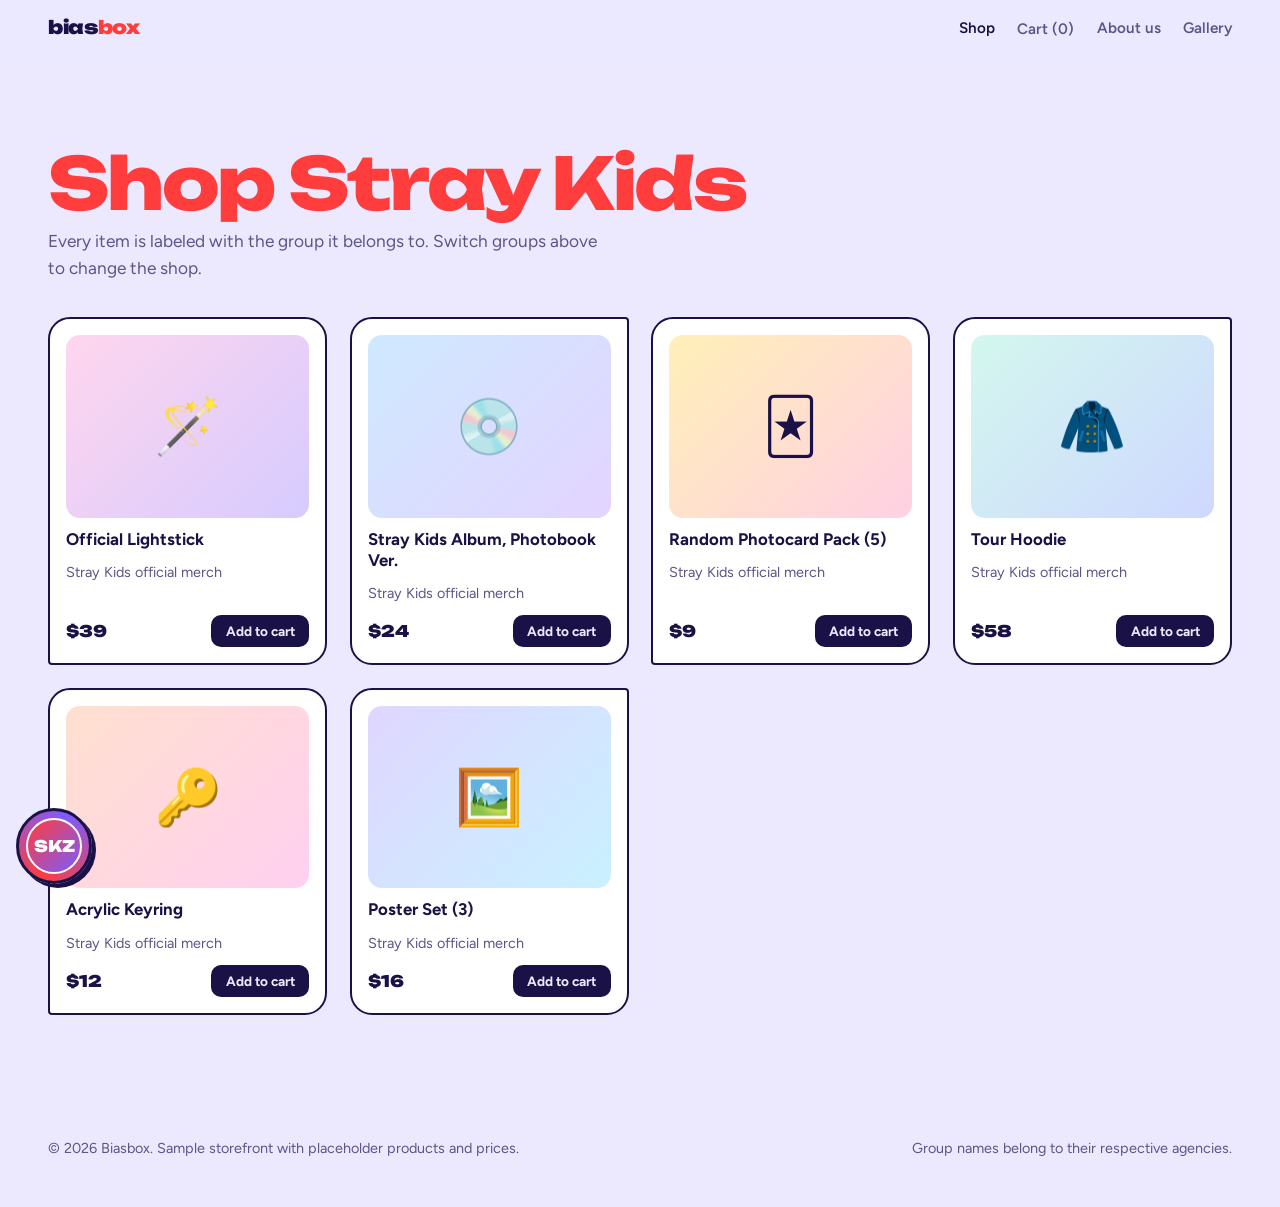
<file: shop.html>
<!DOCTYPE html>
<html lang="en">
<head>
<meta charset="utf-8">
<meta name="viewport" content="width=device-width, initial-scale=1, viewport-fit=cover">
<title>Shop – Biasbox</title>
<link rel="preconnect" href="https://fonts.googleapis.com">
<link href="https://fonts.googleapis.com/css2?family=Unbounded:wght@500;800;900&family=Figtree:wght@400;600;700&display=swap" rel="stylesheet">
<style>
:root{
  --bg:#ece9ff;--surface:#ffffff;--ink:#1a1246;--muted:#5b5588;--line:#cfc9f5;
  --accent:#ff3d9a;--accent2:#7a5cff;--on-accent:#fff;
  box-sizing:border-box;padding-top:env(safe-area-inset-top,0px);padding-bottom:env(safe-area-inset-bottom,0px);
}
@media (prefers-color-scheme:dark){:root:not([data-theme="light"]){--bg:#120d33;--surface:#1d1650;--ink:#f1eeff;--muted:#a9a2dd;--line:#352c7a}}
:root[data-theme="dark"]{--bg:#120d33;--surface:#1d1650;--ink:#f1eeff;--muted:#a9a2dd;--line:#352c7a}
*,*::before,*::after{box-sizing:border-box}
html{height:100%;scroll-padding-top:env(safe-area-inset-top,0px);scroll-behavior:smooth}
body{margin:0;min-height:100%;background:var(--bg);color:var(--ink);font-family:"Figtree",system-ui,-apple-system,"Segoe UI",sans-serif;line-height:1.55;overflow-x:hidden;transition:background .4s}
body::before{content:"";position:fixed;inset:0 0 auto;height:env(safe-area-inset-top,0px);background:var(--bg);z-index:30}
a{color:inherit}
:focus-visible{outline:3px solid var(--accent);outline-offset:3px}
.d{font-family:"Unbounded","Arial Black",system-ui,sans-serif}

header{position:sticky;top:env(safe-area-inset-top,0px);z-index:20;display:flex;align-items:center;justify-content:space-between;gap:1rem;padding:.9rem clamp(1rem,4vw,3rem);background:color-mix(in srgb,var(--bg) 85%,transparent);backdrop-filter:blur(10px)}
.logo{font-weight:900;font-size:1.15rem;text-decoration:none;letter-spacing:-.02em}
.logo i{font-style:normal;color:var(--accent)}
nav{display:flex;gap:1.4rem;font-weight:600;font-size:.95rem}
nav a{text-decoration:none;color:var(--muted)}nav a:hover{color:var(--ink)}
.cart{border:2px solid var(--ink);background:none;color:var(--ink);font:700 .9rem "Figtree",sans-serif;padding:.45rem 1rem;border-radius:99px;cursor:pointer}

/* HERO */
.hero{position:relative;padding:clamp(1.5rem,4vw,3rem) clamp(1rem,4vw,3rem) 0;overflow:hidden}
.pick{display:flex;flex-wrap:wrap;gap:.5rem;margin-bottom:1.4rem}
.pick button{font:700 .9rem "Figtree",sans-serif;border:2px solid var(--ink);background:transparent;color:var(--ink);padding:.4rem .95rem;border-radius:99px;cursor:pointer;transition:.2s}
.pick button[aria-pressed="true"]{background:var(--accent);border-color:var(--accent);color:var(--on-accent);transform:rotate(-2deg) scale(1.05)}
.stage{display:grid;grid-template-columns:1.25fr 1fr;gap:2rem;align-items:center;min-height:min(70vh,620px)}
.kicker{font-size:clamp(1rem,2vw,1.3rem);font-weight:700;margin:0 0 .4rem;color:var(--muted)}
.gname{font-weight:900;font-size:clamp(3rem,10.5vw,9rem);line-height:.88;letter-spacing:-.04em;margin:0;color:var(--accent);word-break:break-word;transition:color .3s}
.what{font-weight:800;font-size:clamp(1.3rem,3.4vw,2.6rem);line-height:1.1;letter-spacing:-.02em;margin:1rem 0 .8rem;max-width:18ch}
.sub{max-width:44ch;color:var(--muted);font-size:1.1rem;margin:0 0 1.5rem}
.cta{display:inline-block;background:var(--ink);color:var(--bg);font-weight:700;padding:.9rem 1.6rem;border-radius:14px;text-decoration:none;box-shadow:6px 6px 0 var(--accent);transition:transform .15s,box-shadow .15s}
.cta:hover{transform:translate(3px,3px);box-shadow:3px 3px 0 var(--accent)}
.cta+.cta{background:transparent;color:var(--ink);border:2px solid var(--ink);box-shadow:none;margin-left:.6rem}

/* CSS-drawn merch trio */
.trio{position:relative;height:min(62vh,520px);min-height:340px}
.stick{position:absolute;left:50%;top:2%;width:64px;height:92%;transform:translateX(-50%) rotate(14deg);transform-origin:50% 90%}
.stick .orb{position:absolute;top:0;left:50%;width:150px;height:150px;transform:translateX(-50%);border-radius:50%;background:radial-gradient(circle at 35% 30%,#fff 0 8%,var(--accent) 40%,var(--accent2) 100%);box-shadow:0 0 60px 14px color-mix(in srgb,var(--accent) 60%,transparent);animation:glow 3s ease-in-out infinite}
.stick .orb::after{content:"♥";position:absolute;inset:0;display:grid;place-items:center;color:#fff;font-size:3.2rem;opacity:.9}
.stick .rod{position:absolute;top:140px;bottom:0;left:50%;width:34px;transform:translateX(-50%);border-radius:10px 10px 22px 22px;background:linear-gradient(90deg,#d9d4ff,#fff 40%,#aaa3e8)}
.stick .rod::before{content:"";position:absolute;top:34%;left:-6px;right:-6px;height:16px;border-radius:8px;background:var(--ink)}
.album{position:absolute;left:0;bottom:3%;width:56%;aspect-ratio:1;background:var(--ink);border-radius:8px;transform:rotate(-9deg);box-shadow:10px 14px 0 color-mix(in srgb,var(--accent2) 55%,transparent);overflow:hidden;display:grid;place-items:center}
.album::before{content:"";position:absolute;inset:12% 12%;border-radius:50%;background:conic-gradient(from 20deg,var(--accent),var(--accent2),#35e0d0,var(--accent));opacity:.95}
.album::after{content:"";position:absolute;width:16%;aspect-ratio:1;border-radius:50%;background:var(--bg)}
.album span{position:absolute;left:8%;bottom:6%;z-index:2;color:#fff;font:800 .7rem "Unbounded",sans-serif}
.pc{position:absolute;right:2%;bottom:0;width:34%;aspect-ratio:2/3;border-radius:10px;background:linear-gradient(135deg,#fff 0,#ffd6ee 30%,#cfe9ff 55%,#e3d4ff 80%,#fff);border:7px solid #fff;transform:rotate(11deg);box-shadow:0 14px 30px rgba(26,18,70,.35);display:flex;align-items:flex-end;padding:.5rem;font:800 .65rem "Unbounded",sans-serif;color:#1a1246}
.pc::before{content:"";position:absolute;inset:8% 10% 24%;border-radius:6px;background:linear-gradient(160deg,var(--accent),var(--accent2));opacity:.85}
.pc b{position:relative}
@keyframes glow{50%{box-shadow:0 0 90px 28px color-mix(in srgb,var(--accent) 70%,transparent)}}
@media(prefers-reduced-motion:reduce){.stick .orb{animation:none}html{scroll-behavior:auto}*{transition:none!important}}

.ticker{margin-top:2rem;border-block:2px solid var(--ink);overflow:hidden;white-space:nowrap;font-weight:900;padding:.6rem 0}
.ticker div{display:inline-block;animation:tick 28s linear infinite;padding-left:100%}
@keyframes tick{to{transform:translateX(-100%)}}

section{padding:clamp(3rem,7vw,6rem) clamp(1rem,4vw,3rem)}
h2{font-weight:800;font-size:clamp(1.8rem,4.5vw,3.4rem);letter-spacing:-.03em;line-height:1.05;margin:0 0 .6rem;max-width:20ch}
.lead{color:var(--muted);max-width:50ch;margin:0 0 2.2rem;font-size:1.08rem}

/* shop */
[hidden]{display:none!important}
#shoptitle{font-weight:800;font-size:clamp(2rem,6vw,4.5rem);letter-spacing:-.035em;line-height:1;margin:0 0 .6rem;color:var(--accent)}
.grid{display:grid;grid-template-columns:repeat(auto-fill,minmax(250px,1fr));gap:1.4rem}
.card{background:var(--surface);border:2px solid var(--ink);border-radius:22px 22px 22px 4px;padding:1rem;display:flex;flex-direction:column;gap:.7rem}
.card:nth-child(even){border-radius:22px 4px 22px 22px}
.thumb{aspect-ratio:4/3;border-radius:14px;display:grid;place-items:center;font-size:3.4rem;background:linear-gradient(135deg,var(--c1),var(--c2))}
.card h3{margin:0;font-size:1.05rem;line-height:1.25}
.card .g{font-size:.9rem;color:var(--muted);margin:0}
.row{display:flex;justify-content:space-between;align-items:center;margin-top:auto}
.price{font-weight:900}
.add{border:0;background:var(--ink);color:var(--bg);font:700 .85rem "Figtree",sans-serif;padding:.5rem .9rem;border-radius:10px;cursor:pointer}
.add.done{background:var(--accent);color:#fff}

.how{display:grid;grid-template-columns:repeat(auto-fit,minmax(220px,1fr));gap:2rem;border-top:2px solid var(--ink);padding-top:2rem}
.how h3{margin:0 0 .4rem;font-size:1.15rem}.how p{margin:0;color:var(--muted)}

footer{padding:2rem clamp(1rem,4vw,3rem) 3rem;color:var(--muted);font-size:.9rem;display:flex;flex-wrap:wrap;justify-content:space-between;gap:1rem}

@media(max-width:820px){
  header{flex-wrap:wrap}nav{width:100%;order:3;overflow-x:auto;gap:1.1rem;padding-bottom:.2rem}
  .stage{grid-template-columns:1fr;min-height:0}
  .trio{height:360px}
  .cta+.cta{margin:.6rem 0 0}
}

[hidden]{display:none!important}
#shoptitle{font-weight:800;font-size:clamp(2rem,6vw,4.5rem);letter-spacing:-.035em;line-height:1;margin:0 0 .6rem;color:var(--accent)}
.navbtn{font:600 .95rem "Figtree",sans-serif;background:none;border:0;color:var(--muted);cursor:pointer;padding:0}.navbtn:hover{color:var(--ink)}
.thumb{overflow:hidden}
.gal{display:grid;grid-template-columns:repeat(auto-fill,minmax(200px,1fr));gap:1rem}
.gal figure{margin:0;position:relative;aspect-ratio:1;border-radius:18px;border:2px solid var(--ink);display:grid;place-items:center;font-size:3.6rem;overflow:hidden;background:linear-gradient(135deg,var(--c1),var(--c2))}
.gal figure:first-child{grid-column:span 2;aspect-ratio:2/1}
.gal figcaption{position:absolute;left:.6rem;bottom:.5rem;font:700 .8rem "Figtree",sans-serif;color:#1a1246;background:rgba(255,255,255,.85);padding:.15rem .6rem;border-radius:99px}
.gal img{width:100%;height:100%;object-fit:cover}
.about{max-width:60ch;font-size:1.1rem;color:var(--muted)}
.badge{position:fixed;left:max(1rem,env(safe-area-inset-left,0px));bottom:calc(1rem + env(safe-area-inset-bottom,0px));width:76px;height:76px;border-radius:50%;z-index:25;border:3px solid var(--ink);background:conic-gradient(from 200deg,var(--accent),var(--accent2),var(--accent));display:grid;place-items:center;text-decoration:none;box-shadow:4px 4px 0 var(--ink);transition:transform .2s}
.badge:hover{transform:rotate(-8deg) scale(1.06)}
.badge span{width:56px;height:56px;border-radius:50%;background:rgba(18,13,51,.55);color:#fff;display:grid;place-items:center;font:900 1rem "Unbounded",sans-serif}
.scrim{position:fixed;inset:0;background:rgba(26,18,70,.45);z-index:35}
.drawer{position:fixed;top:0;right:0;bottom:0;width:min(400px,100%);background:var(--surface);border-left:2px solid var(--ink);z-index:40;display:flex;flex-direction:column;padding:calc(1.2rem + env(safe-area-inset-top,0px)) 1.2rem calc(1.2rem + env(safe-area-inset-bottom,0px));transform:translateX(100%);visibility:hidden;transition:transform .3s,visibility .3s}
.drawer.open{transform:none;visibility:visible}
.dh{display:flex;justify-content:space-between;align-items:center}.dh h2{font-size:1.4rem;margin:0}
#lines{flex:1;overflow:auto;margin:1rem 0}
.line{display:grid;grid-template-columns:52px 1fr auto;gap:.7rem;align-items:center;padding:.6rem 0;border-bottom:1px solid var(--line)}
.lt{width:52px;height:52px;border-radius:12px;display:grid;place-items:center;font-size:1.6rem;background:linear-gradient(135deg,var(--c1),var(--c2));overflow:hidden}
.qty{display:flex;align-items:center;gap:.5rem;font-weight:700}
.qty button{width:28px;height:28px;border-radius:50%;border:2px solid var(--ink);background:none;color:var(--ink);cursor:pointer;font-weight:700}

section{scroll-margin-top:6rem}
#page-shop,#page-gallery,#page-about{min-height:70vh}
.thumb,.lt{position:relative}
.px{position:absolute;inset:0;width:100%;height:100%;object-fit:cover}
.lg{position:relative;overflow:hidden;display:grid;place-items:center;width:46px;height:46px;border-radius:50%;background:linear-gradient(135deg,var(--a),var(--b));color:#fff;font:900 .8rem "Unbounded","Arial Black",sans-serif;border:2px solid #fff}
.dock{position:fixed;left:max(1rem,env(safe-area-inset-left,0px));bottom:calc(1rem + env(safe-area-inset-bottom,0px));width:76px;height:76px;border-radius:50%;z-index:25;border:3px solid var(--ink);background:conic-gradient(from 200deg,var(--accent),var(--accent2),var(--accent));box-shadow:4px 4px 0 var(--ink);overflow:hidden;display:flex;flex-direction:column;justify-content:flex-end;align-items:center;transition:height .35s cubic-bezier(.3,1.3,.5,1),border-radius .3s}
.dock.open{height:calc(76px + var(--n)*60px + 12px);border-radius:20px;background:var(--surface)}
.dlist{display:flex;flex-direction:column;gap:8px;padding-top:12px;opacity:0;transition:opacity .2s}
.dock.open .dlist{opacity:1;transition-delay:.15s}
.dock:not(.open) .dlist{visibility:hidden}
.gb{border:0;background:none;padding:2px;border-radius:50%;cursor:pointer;line-height:0}
.gb[aria-pressed="true"]{outline:3px solid var(--accent);outline-offset:1px}
.dtog{flex:none;width:70px;height:70px;border:0;background:none;cursor:pointer;display:grid;place-items:center;color:var(--ink);font:900 1.4rem "Unbounded",sans-serif;padding:0}
.dtog .lg{width:56px;height:56px;font-size:1rem}
</style>
</head>
<body>
<header>
  <a class="logo d" href="index.html">bias<i>box</i></a>
  <nav><a style="color:var(--ink)" href="shop.html">Shop</a><button class="navbtn" id="cartbtn" type="button">Cart (<span id="cc">0</span>)</button><a href="about.html">About us</a><a href="gallery.html">Gallery</a></nav>
</header>
<main id="top">
<section id="shop">
  <h1 class="d" id="shoptitle">Shop Stray Kids</h1>
  <p class="lead">Every item is labeled with the group it belongs to. Switch groups above to change the shop.</p>
  <div class="grid" id="grid"></div>
</section>
</main>
<footer><span>© 2026 Biasbox. Sample storefront with placeholder products and prices.</span><span>Group names belong to their respective agencies.</span></footer>

<div class="scrim" id="scrim" hidden></div>
<aside class="drawer" id="drawer" aria-label="Cart">
  <div class="dh"><h2 class="d">Your cart</h2><button class="navbtn" id="close" type="button">Close</button></div>
  <div id="lines"></div>
  <div><div class="row"><b>Total</b><b class="d" id="total">$0</b></div>
  <button class="cta" id="checkout" type="button" style="border:0;cursor:pointer;width:100%;margin-top:.8rem">Checkout</button>
  <p class="g" id="note" style="color:var(--muted)"></p></div>
</aside>

<div class="dock" id="dock"><div class="dlist" id="list"></div><button class="dtog" id="tog" type="button" aria-label="Choose group" aria-expanded="false"></button></div>
<script>
const $=id=>document.getElementById(id)||document.createElement("div");
// IMAGES: paste links into logo_url and img_url (order: lightstick, album, photocards, hoodie, keyring, posters).
// Remote links load when this file runs on your own site or computer; the hosted preview blocks them and shows the fallback.
const U=["","","","","",""];
const groups=[
 {n:"Stray Kids",m:"SKZ",a:"#ff3d3d",b:"#7a5cff",pc:"Hyunjin",logo_url:"",img_url:[...U]},
 {n:"NewJeans",m:"NJ",a:"#2fa8ff",b:"#a06bff",pc:"Haerin",logo_url:"",img_url:[...U]},
 {n:"SEVENTEEN",m:"SVT",a:"#ff7ac8",b:"#6fa8ff",pc:"Mingyu",logo_url:"",img_url:[...U]},
 {n:"aespa",m:"æ",a:"#b266ff",b:"#22d3c5",pc:"Karina",logo_url:"",img_url:[...U]},
 {n:"TWICE",m:"TW",a:"#ff6a3d",b:"#ff3d9a",pc:"Nayeon",logo_url:"",img_url:[...U]}
];
const items=[
 {t:"Official Lightstick",e:"🪄",p:39,c1:"#ffd6ee",c2:"#d6cbff"},
 {t:"Latest Album, Photobook Ver.",e:"💿",p:24,c1:"#cfe9ff",c2:"#e3d4ff"},
 {t:"Random Photocard Pack (5)",e:"🃏",p:9,c1:"#fff0b8",c2:"#ffd0e4"},
 {t:"Tour Hoodie",e:"🧥",p:58,c1:"#d3f7ee",c2:"#cfd8ff"},
 {t:"Acrylic Keyring",e:"🔑",p:12,c1:"#ffe0cf",c2:"#ffd0f0"},
 {t:"Poster Set (3)",e:"🖼️",p:16,c1:"#e0d6ff",c2:"#c9f1ff"}
];
const store={get(k,d){try{const v=JSON.parse(localStorage.getItem(k));return v==null?d:v}catch(e){return d}},set(k,v){try{localStorage.setItem(k,JSON.stringify(v))}catch(e){}}};
let cur=Math.min(groups.length-1,Math.max(0,+store.get("bb_g",0)||0));const cart=store.get("bb_cart",{});
const px=(u,alt)=>u?`<img class="px" src="${u}" alt="${alt}" loading="lazy" onerror="this.remove()">`:"";
const logo=g=>`<span class="lg" style="--a:${g.a};--b:${g.b}">${g.m}${px(g.logo_url,"")}</span>`;
function render(){
  const g=groups[cur],r=document.documentElement.style;
  r.setProperty("--accent",g.a);r.setProperty("--accent2",g.b);
  $("gname").textContent=g.n;
  $("sub").textContent="Official "+g.n+" merch: the lightstick for the show, the album for the shelf, and the photocards you are still hunting for.";
  $("alb").textContent=g.n.toUpperCase();$("pcn").textContent=g.pc;
  $("shoptitle").textContent="Shop "+g.n;
  $("grid").innerHTML=items.map((it,i)=>`<article class="card"><div class="thumb" style="--c1:${it.c1};--c2:${it.c2}">${it.e}${px(g.img_url[i],it.t)}</div><h3>${it.t.replace("Latest Album",g.n+" Album")}</h3><p class="g">${g.n} official merch</p><div class="row"><span class="price d">$${it.p}</span><button class="add" data-i="${i}">Add to cart</button></div></article>`).join("");
  $("gal").innerHTML=items.map((it,i)=>`<figure style="--c1:${it.c1};--c2:${it.c2}">${it.e}${px(g.img_url[i],it.t)}<figcaption>${g.n} ${it.t.split(",")[0]}</figcaption></figure>`).join("");
  $("list").innerHTML=groups.map((x,i)=>`<button type="button" class="gb" data-i="${i}" title="${x.n}" aria-label="${x.n}" aria-pressed="${i===cur}">${logo(x)}</button>`).join("");
  dockUI();
}
const dockOpen=()=>$("dock").classList.contains("open");
function dockUI(){$("tog").innerHTML=dockOpen()?"✕":logo(groups[cur]);$("tog").setAttribute("aria-expanded",dockOpen())}
$("dock").style.setProperty("--n",groups.length);
$("tog").addEventListener("click",()=>{$("dock").classList.toggle("open");dockUI()});
$("list").addEventListener("click",e=>{const b=e.target.closest(".gb");if(!b)return;cur=+b.dataset.i;store.set("bb_g",cur);$("dock").classList.remove("open");render()});

function drawCart(){
  store.set("bb_cart",cart);
  const ls=Object.entries(cart);
  $("cc").textContent=ls.reduce((s,[,l])=>s+l.q,0);
  $("total").textContent="$"+ls.reduce((s,[,l])=>s+l.q*l.p,0);
  $("lines").innerHTML=ls.length?ls.map(([k,l])=>`<div class="line"><div class="lt" style="--c1:${l.c1};--c2:${l.c2}">${l.e}${px(groups[l.gi].img_url[l.i],"")}</div><div><b>${l.t.split(",")[0]}</b><br><small>${l.g}, $${l.p}</small></div><div class="qty"><button data-k="${k}" data-d="-1" aria-label="Remove one">−</button>${l.q}<button data-k="${k}" data-d="1" aria-label="Add one">+</button></div></div>`).join(""):`<p class="lead">Your cart is empty. Add something from the shop.</p>`;
}
const openCart=o=>{$("drawer").classList.toggle("open",o);$("scrim").hidden=!o};
$("grid").addEventListener("click",e=>{
  const b=e.target.closest(".add");if(!b)return;
  const i=+b.dataset.i,k=cur+"-"+i;
  cart[k]=cart[k]||{...items[i],i,gi:cur,g:groups[cur].n,q:0};cart[k].q++;drawCart();
  b.textContent="Added";b.classList.add("done");setTimeout(()=>{b.textContent="Add to cart";b.classList.remove("done")},1200);
});
$("lines").addEventListener("click",e=>{const b=e.target.closest("button");if(!b)return;const l=cart[b.dataset.k];l.q+=+b.dataset.d;if(l.q<=0)delete cart[b.dataset.k];drawCart()});
$("cartbtn").addEventListener("click",()=>openCart(true));
$("close").addEventListener("click",()=>openCart(false));
$("scrim").addEventListener("click",()=>openCart(false));
addEventListener("keydown",e=>{if(e.key==="Escape"){openCart(false);$("dock").classList.remove("open");dockUI()}});
$("checkout").addEventListener("click",()=>{$("note").textContent="Checkout isn’t connected in this sample store."});

render();drawCart();
</script>
</body>
</html>
</file>
